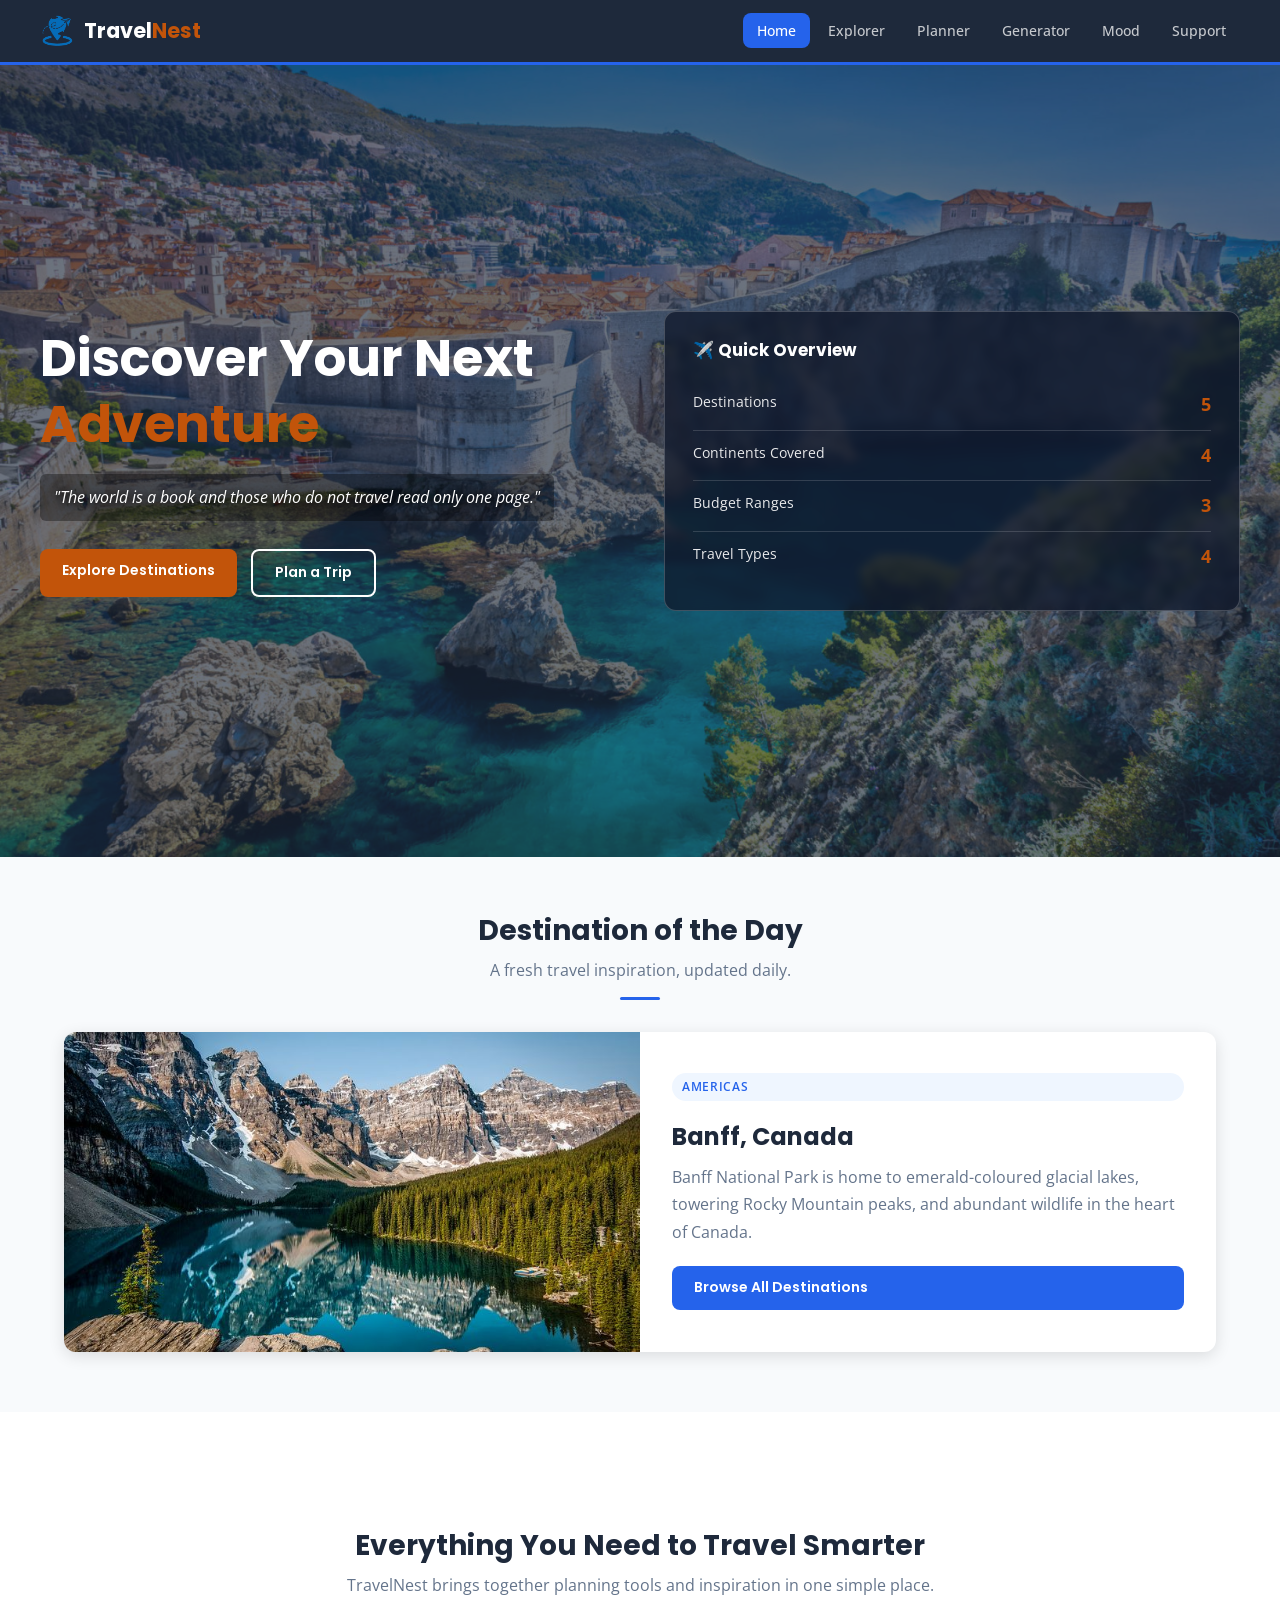
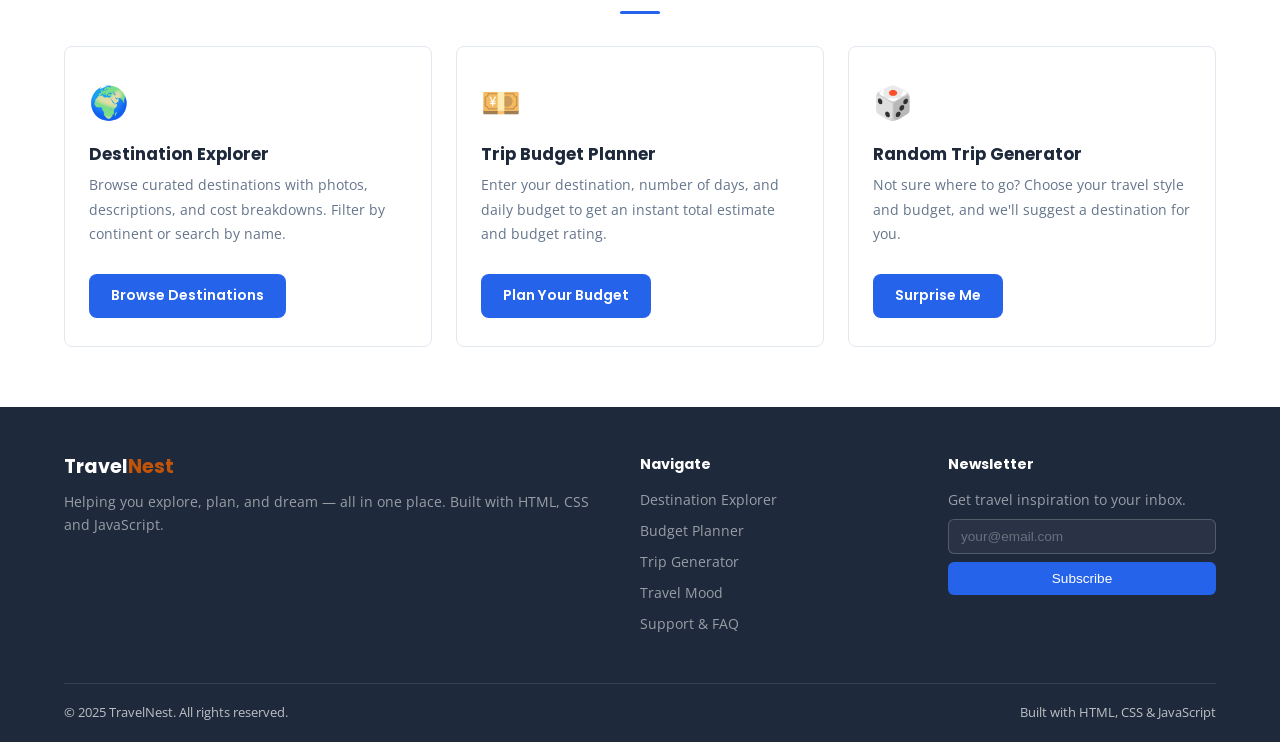
<file: index.html>
<!DOCTYPE html>
<html lang="en">
<head>
  <meta charset="UTF-8">
  <meta name="viewport" content="width=device-width, initial-scale=1.0">
  <title>TravelNest | Plan Your Next Adventure</title>
  <meta name="description" content="TravelNest helps you explore destinations, plan trip budgets, and track your travel journey — all in one place.">
  <link rel="stylesheet" href="css/style.css">
  <link rel="icon" type="image/png" href="assets/images/logo.png">
  <link rel="manifest" href="manifest.json">
  <meta name="theme-color" content="#2563eb">
</head>
<body>

  <header>
    <nav class="navbar container">
      <a class="logo" href="index.html">
        <img src="assets/images/logo.png" alt="TravelNest Logo" class="logo-img">
        <h2>Travel<span>Nest</span></h2>
      </a>
      <button class="hamburger" id="hamburger" aria-label="Toggle menu">
        <span></span><span></span><span></span>
      </button>
      <ul class="nav-links" id="navLinks">
        <li><a href="index.html" class="active">Home</a></li>
        <li><a href="explorer.html">Explorer</a></li>
        <li><a href="planner.html">Planner</a></li>
        <li><a href="generator.html">Generator</a></li>
        <li><a href="mood.html">Mood</a></li>
        <li><a href="support.html">Support</a></li>
      </ul>
    </nav>
  </header>

  <main>

    <!-- HERO -->
    <section class="hero">
      <div class="hero-bg" id="heroBg"></div>
      <div class="hero-content container">
        <div class="hero-text">
          <h1>Discover Your Next<br><span>Adventure</span></h1>
          <!-- FIX: wrapped quote in .hero-quote-wrap for contrast overlay -->
          <p id="hero-quote" class="hero-quote">"The world is a book and those who do not travel read only one page."</p>
          <div class="hero-cta">
            <a href="explorer.html" class="btn btn-orange">Explore Destinations</a>
            <a href="planner.html" class="btn btn-outline">Plan a Trip</a>
          </div>
        </div>
        <!-- FIX: added hero-card-accessible class for contrast overlay -->
        <div class="hero-card hero-card-accessible">
          <h2>&#9992;&#65039; Quick Overview</h2>
          <div class="stat-row">
            <span class="stat-label">Destinations</span>
            <span class="stat-val">5</span>
          </div>
          <div class="stat-row">
            <span class="stat-label">Continents Covered</span>
            <span class="stat-val">4</span>
          </div>
          <div class="stat-row">
            <span class="stat-label">Budget Ranges</span>
            <span class="stat-val">3</span>
          </div>
          <div class="stat-row">
            <span class="stat-label">Travel Types</span>
            <span class="stat-val">4</span>
          </div>
        </div>
      </div>
    </section>

    <!-- DESTINATION OF THE DAY -->
    <section class="daily-section container reveal">
      <div class="section-header">
        <h2>Destination of the Day</h2>
        <p>A fresh travel inspiration, updated daily.</p>
        <div class="divider"></div>
      </div>
      <div id="daily-card-container"></div>
    </section>

    <!-- FEATURES -->
    <section class="features-section">
      <div class="container">
        <div class="section-header">
          <h2>Everything You Need to Travel Smarter</h2>
          <p>TravelNest brings together planning tools and inspiration in one simple place.</p>
          <div class="divider"></div>
        </div>
        <div class="features-grid">
          <div class="feature-card reveal">
            <div class="feature-icon">&#127757;</div>
            <h3>Destination Explorer</h3>
            <p>Browse curated destinations with photos, descriptions, and cost breakdowns. Filter by continent or search by name.</p>
            <br>
            <a href="explorer.html" class="btn">Browse Destinations</a>
          </div>
          <div class="feature-card reveal">
            <div class="feature-icon">&#128180;</div>
            <h3>Trip Budget Planner</h3>
            <p>Enter your destination, number of days, and daily budget to get an instant total estimate and budget rating.</p>
            <br>
            <a href="planner.html" class="btn">Plan Your Budget</a>
          </div>
          <div class="feature-card reveal">
            <div class="feature-icon">&#127922;</div>
            <h3>Random Trip Generator</h3>
            <p>Not sure where to go? Choose your travel style and budget, and we'll suggest a destination for you.</p>
            <br>
            <a href="generator.html" class="btn">Surprise Me</a>
          </div>
        </div>
      </div>
    </section>

  </main>

  <footer class="main-footer">
    <div class="container">
      <div class="footer-container">
        <div class="footer-logo">
          <h3>Travel<span>Nest</span></h3>
          <p>Helping you explore, plan, and dream — all in one place. Built with HTML, CSS and JavaScript.</p>
        </div>
        <div class="footer-col">
          <h4>Navigate</h4>
          <a href="explorer.html">Destination Explorer</a>
          <a href="planner.html">Budget Planner</a>
          <a href="generator.html">Trip Generator</a>
          <a href="mood.html">Travel Mood</a>
          <a href="support.html">Support &amp; FAQ</a>
        </div>
        <div class="footer-col">
          <h4>Newsletter</h4>
          <p>Get travel inspiration to your inbox.</p>
          <form id="newsletter-form">
            <input type="email" id="newsletter-email" placeholder="your@email.com" aria-label="Email address">
            <button type="submit">Subscribe</button>
          </form>
          <p id="newsletter-msg" style="margin-top:8px;font-size:.8rem;color:#86efac;"></p>
        </div>
      </div>
      <div class="footer-bottom">
        <span>© 2025 TravelNest. All rights reserved.</span>
        <span>Built with HTML, CSS &amp; JavaScript</span>
      </div>
    </div>
  </footer>

  <!-- Modal -->
  <!-- FIX: added <h2 id="modalTitle"> so aria-labelledby="modalTitle" resolves correctly -->
  <div id="destModal" class="modal" role="dialog" aria-modal="true" aria-labelledby="modalTitle">
    <div class="modal-content">
      <button class="close-modal" onclick="closeModal()" aria-label="Close modal">&times;</button>
      <h2 id="modalTitle" class="sr-only">Destination Details</h2>
      <div id="modalBody"></div>
    </div>
  </div>

  <script src="js/main.js"></script>
  <script>
    // Newsletter form
    const nForm = document.getElementById('newsletter-form');
    if (nForm) {
      nForm.addEventListener('submit', e => {
        e.preventDefault();
        const email = document.getElementById('newsletter-email').value.trim();
        if (email && /^[^\s@]+@[^\s@]+\.[^\s@]+$/.test(email)) {
          localStorage.setItem('newsletterEmail', email);
          document.getElementById('newsletter-msg').textContent = 'Subscribed! Thank you.';
          document.getElementById('newsletter-email').value = '';
        } else {
          document.getElementById('newsletter-msg').textContent = 'Please enter a valid email.';
          document.getElementById('newsletter-msg').style.color = '#fca5a5';
        }
      });
    }
  </script>
</body>
</html>
</file>
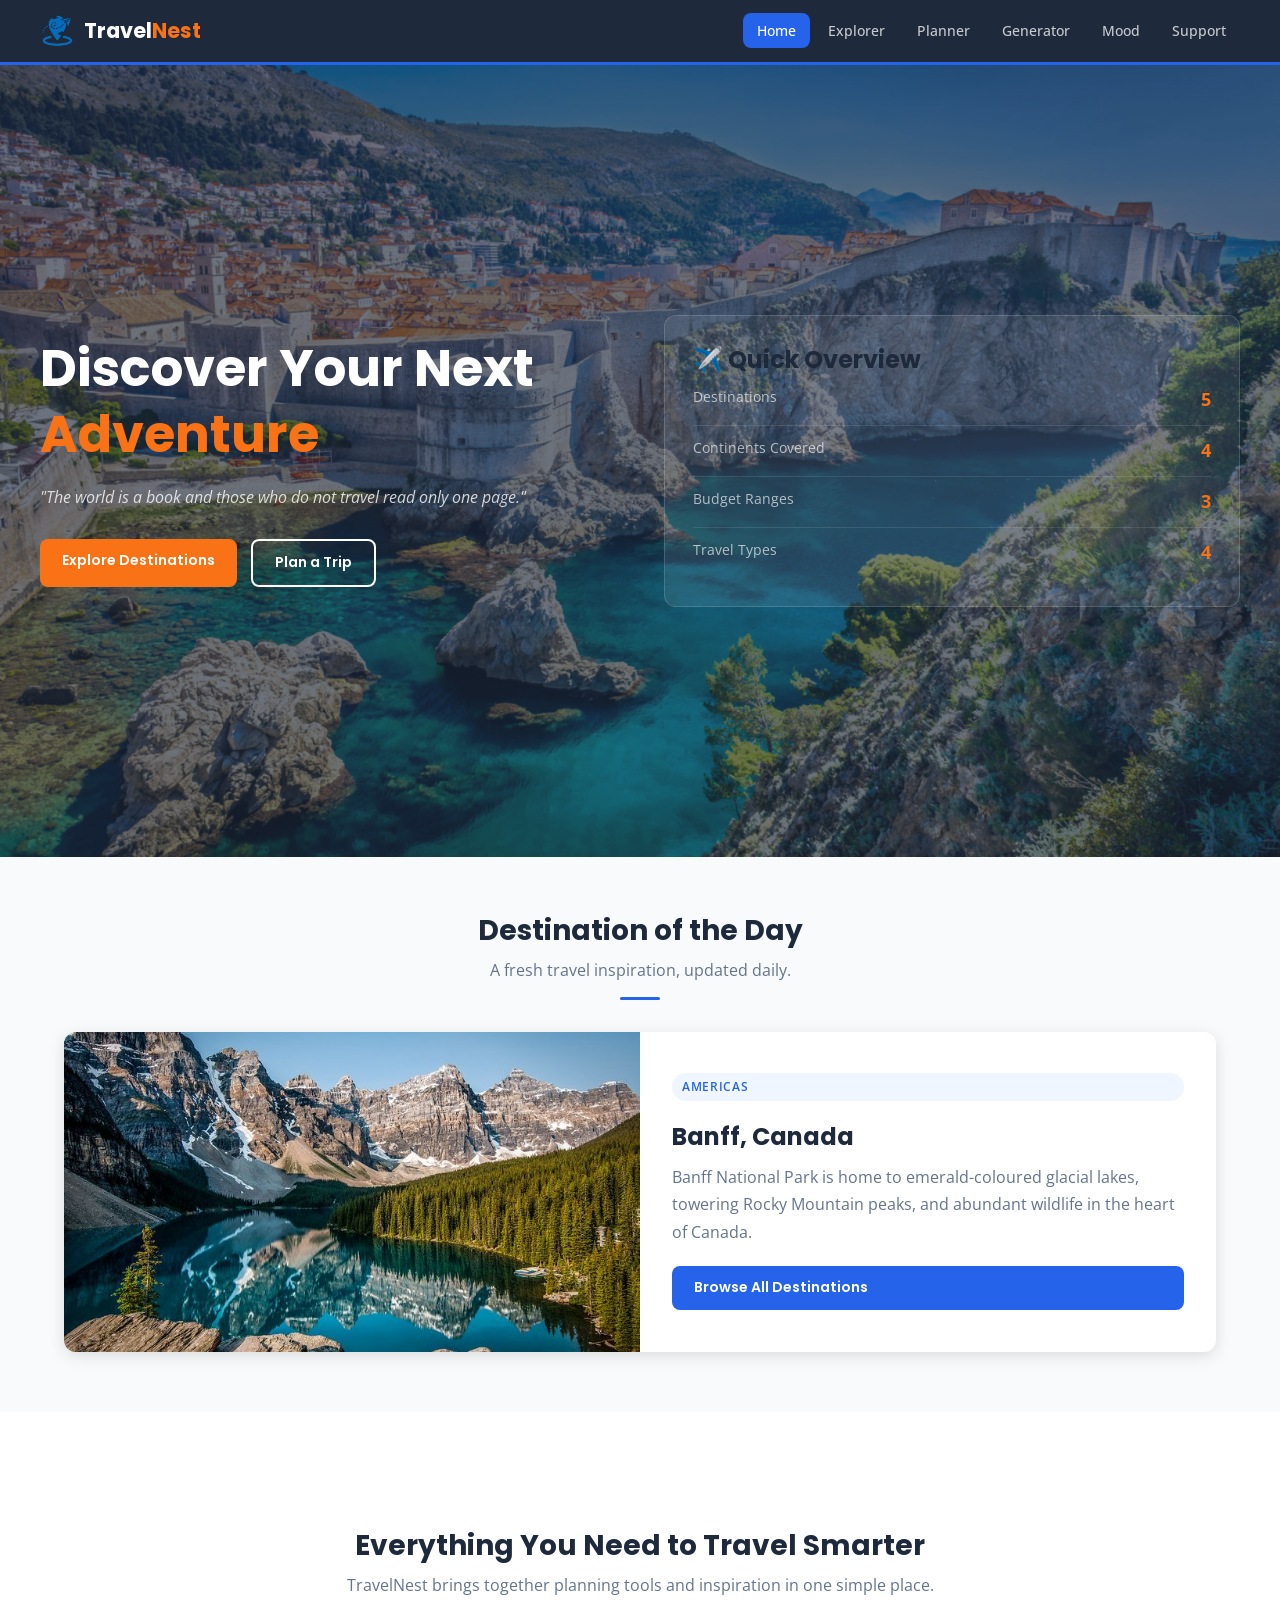
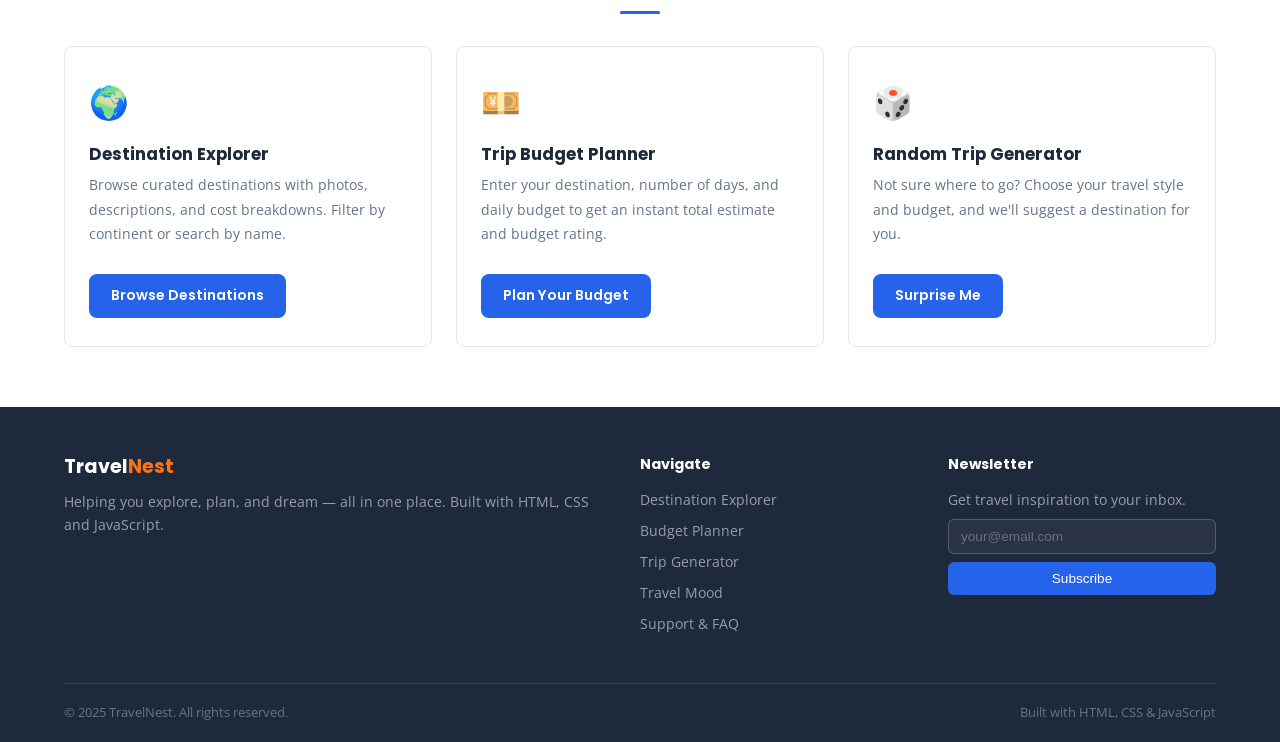
<file: TravelNest/index.html>
<!DOCTYPE html>
<html lang="en">
<head>
  <meta charset="UTF-8">
  <meta name="viewport" content="width=device-width, initial-scale=1.0">
  <title>TravelNest | Plan Your Next Adventure</title>
  <meta name="description" content="TravelNest helps you explore destinations, plan trip budgets, and track your travel journey — all in one place.">
  <link rel="stylesheet" href="css/style.css">
  <link rel="icon" type="image/png" href="assets/images/logo.png">
  <link rel="manifest" href="manifest.json">
  <meta name="theme-color" content="#2563eb">
</head>
<body>

  <header>
    <nav class="navbar container">
      <a class="logo" href="index.html">
        <img src="assets/images/logo.png" alt="TravelNest Logo" class="logo-img">
        <h2>Travel<span>Nest</span></h2>
      </a>
      <button class="hamburger" id="hamburger" aria-label="Toggle menu">
        <span></span><span></span><span></span>
      </button>
      <ul class="nav-links" id="navLinks">
        <li><a href="index.html" class="active">Home</a></li>
        <li><a href="explorer.html">Explorer</a></li>
        <li><a href="planner.html">Planner</a></li>
        <li><a href="generator.html">Generator</a></li>
        <li><a href="mood.html">Mood</a></li>
        <li><a href="support.html">Support</a></li>
      </ul>
    </nav>
  </header>

  <main>

    <!-- HERO -->
    <section class="hero">
      <div class="hero-bg" id="heroBg"></div>
      <div class="hero-content container">
        <div class="hero-text">
          <h1>Discover Your Next<br><span>Adventure</span></h1>
          <p id="hero-quote">"The world is a book and those who do not travel read only one page."</p>
          <div class="hero-cta">
            <a href="explorer.html" class="btn btn-orange">Explore Destinations</a>
            <a href="planner.html" class="btn btn-outline">Plan a Trip</a>
          </div>
        </div>
        <div class="hero-card">
          <h2>&#9992;&#65039; Quick Overview</h2>
          <div class="stat-row">
            <span class="stat-label">Destinations</span>
            <span class="stat-val">5</span>
          </div>
          <div class="stat-row">
            <span class="stat-label">Continents Covered</span>
            <span class="stat-val">4</span>
          </div>
          <div class="stat-row">
            <span class="stat-label">Budget Ranges</span>
            <span class="stat-val">3</span>
          </div>
          <div class="stat-row">
            <span class="stat-label">Travel Types</span>
            <span class="stat-val">4</span>
          </div>
        </div>
      </div>
    </section>

    <!-- DESTINATION OF THE DAY -->
    <section class="daily-section container reveal">
      <div class="section-header">
        <h2>Destination of the Day</h2>
        <p>A fresh travel inspiration, updated daily.</p>
        <div class="divider"></div>
      </div>
      <div id="daily-card-container"></div>
    </section>

    <!-- FEATURES -->
    <section class="features-section">
      <div class="container">
        <div class="section-header">
          <h2>Everything You Need to Travel Smarter</h2>
          <p>TravelNest brings together planning tools and inspiration in one simple place.</p>
          <div class="divider"></div>
        </div>
        <div class="features-grid">
          <div class="feature-card reveal">
            <div class="feature-icon">&#127757;</div>
            <h3>Destination Explorer</h3>
            <p>Browse curated destinations with photos, descriptions, and cost breakdowns. Filter by continent or search by name.</p>
            <br>
            <a href="explorer.html" class="btn">Browse Destinations</a>
          </div>
          <div class="feature-card reveal">
            <div class="feature-icon">&#128180;</div>
            <h3>Trip Budget Planner</h3>
            <p>Enter your destination, number of days, and daily budget to get an instant total estimate and budget rating.</p>
            <br>
            <a href="planner.html" class="btn">Plan Your Budget</a>
          </div>
          <div class="feature-card reveal">
            <div class="feature-icon">&#127922;</div>
            <h3>Random Trip Generator</h3>
            <p>Not sure where to go? Choose your travel style and budget, and we'll suggest a destination for you.</p>
            <br>
            <a href="generator.html" class="btn">Surprise Me</a>
          </div>
        </div>
      </div>
    </section>

  </main>

  <footer class="main-footer">
    <div class="container">
      <div class="footer-container">
        <div class="footer-logo">
          <h3>Travel<span>Nest</span></h3>
          <p>Helping you explore, plan, and dream — all in one place. Built with HTML, CSS and JavaScript.</p>
        </div>
        <div class="footer-col">
          <h4>Navigate</h4>
          <a href="explorer.html">Destination Explorer</a>
          <a href="planner.html">Budget Planner</a>
          <a href="generator.html">Trip Generator</a>
          <a href="mood.html">Travel Mood</a>
          <a href="support.html">Support &amp; FAQ</a>
        </div>
        <div class="footer-col">
          <h4>Newsletter</h4>
          <p>Get travel inspiration to your inbox.</p>
          <form id="newsletter-form">
            <input type="email" id="newsletter-email" placeholder="your@email.com" aria-label="Email address">
            <button type="submit">Subscribe</button>
          </form>
          <p id="newsletter-msg" style="margin-top:8px;font-size:.8rem;color:#86efac;"></p>
        </div>
      </div>
      <div class="footer-bottom">
        <span>© 2025 TravelNest. All rights reserved.</span>
        <span>Built with HTML, CSS &amp; JavaScript</span>
      </div>
    </div>
  </footer>

  <!-- Modal -->
  <div id="destModal" class="modal" role="dialog" aria-modal="true" aria-labelledby="modalTitle">
    <div class="modal-content">
      <button class="close-modal" onclick="closeModal()" aria-label="Close modal">&times;</button>
      <div id="modalBody"></div>
    </div>
  </div>

  <script src="js/main.js"></script>
  <script>
    // Newsletter form
    const nForm = document.getElementById('newsletter-form');
    if (nForm) {
      nForm.addEventListener('submit', e => {
        e.preventDefault();
        const email = document.getElementById('newsletter-email').value.trim();
        if (email && /^[^\s@]+@[^\s@]+\.[^\s@]+$/.test(email)) {
          localStorage.setItem('newsletterEmail', email);
          document.getElementById('newsletter-msg').textContent = 'Subscribed! Thank you.';
          document.getElementById('newsletter-email').value = '';
        } else {
          document.getElementById('newsletter-msg').textContent = 'Please enter a valid email.';
          document.getElementById('newsletter-msg').style.color = '#fca5a5';
        }
      });
    }
  </script>
</body>
</html>
</file>
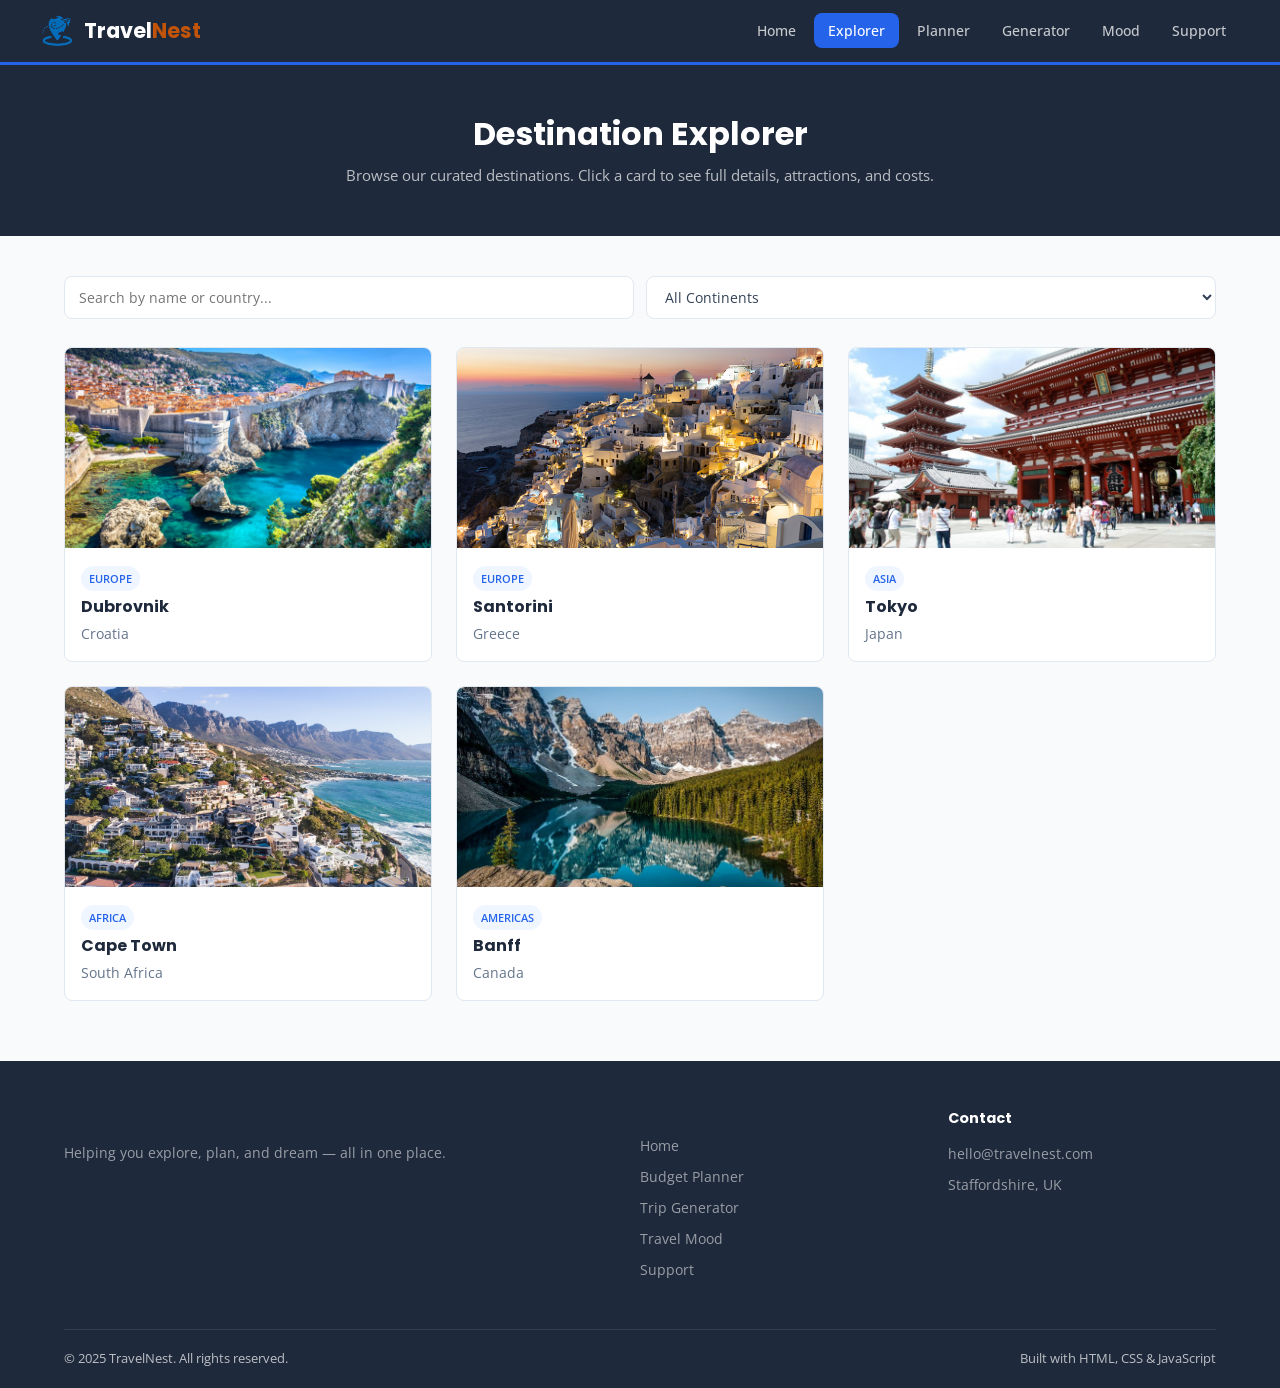
<file: explorer.html>
<!DOCTYPE html>
<html lang="en">
<head>
  <meta charset="UTF-8">
  <meta name="viewport" content="width=device-width, initial-scale=1.0">
  <title>TravelNest | Destination Explorer</title>
  <meta name="description" content="Browse and filter travel destinations. Click any card for details, attractions, and cost estimates.">
  <link rel="stylesheet" href="css/style.css">
  <link rel="icon" type="image/png" href="assets/images/logo.png">
  <link rel="manifest" href="manifest.json">
  <meta name="theme-color" content="#2563eb">
</head>
<body>

  <header>
    <nav class="navbar container">
      <a class="logo" href="index.html">
        <img src="assets/images/logo.png" alt="TravelNest Logo" class="logo-img">
        <h2>Travel<span>Nest</span></h2>
      </a>
      <button class="hamburger" id="hamburger" aria-label="Toggle menu">
        <span></span><span></span><span></span>
      </button>
      <ul class="nav-links" id="navLinks">
        <li><a href="index.html">Home</a></li>
        <li><a href="explorer.html" class="active">Explorer</a></li>
        <li><a href="planner.html">Planner</a></li>
        <li><a href="generator.html">Generator</a></li>
        <li><a href="mood.html">Mood</a></li>
        <li><a href="support.html">Support</a></li>
      </ul>
    </nav>
  </header>

  <div class="page-header">
    <div class="container">
      <h1>Destination Explorer</h1>
      <p>Browse our curated destinations. Click a card to see full details, attractions, and costs.</p>
    </div>
  </div>

  <main class="container" style="padding-top:40px;">

    <div class="filter-bar reveal">
      <input type="text" id="searchInput" placeholder="Search by name or country..." aria-label="Search destinations">
      <select id="continentFilter" aria-label="Filter by continent">
        <option value="all">All Continents</option>
        <option value="Europe">Europe</option>
        <option value="Asia">Asia</option>
        <option value="Americas">Americas</option>
        <option value="Africa">Africa</option>
      </select>
    </div>

    <div class="destinations-grid reveal" id="destinationsGrid"></div>

    <!-- Modal -->
    <div id="destModal" class="modal" role="dialog" aria-modal="true" aria-labelledby="modalTitle">
      <div class="modal-content">
        <button class="close-modal" onclick="closeModal()" aria-label="Close modal">&times;</button>
        <div id="modalBody"></div>
      </div>
    </div>

  </main>

  <footer class="main-footer">
    <div class="container">
      <div class="footer-container">
        <div class="footer-logo">
          <h2>Travel<span>Nest</span></h2>
          <p>Helping you explore, plan, and dream — all in one place.</p>
        </div>
        <div class="footer-col">
          <h3>Navigate</h3>
          <a href="index.html">Home</a>
          <a href="planner.html">Budget Planner</a>
          <a href="generator.html">Trip Generator</a>
          <a href="mood.html">Travel Mood</a>
          <a href="support.html">Support</a>
        </div>
        <div class="footer-col">
          <h4>Contact</h4>
          <p>hello@travelnest.com</p>
          <p>Staffordshire, UK</p>
        </div>
      </div>
      <div class="footer-bottom">
        <span>© 2025 TravelNest. All rights reserved.</span>
        <span>Built with HTML, CSS &amp; JavaScript</span>
      </div>
    </div>
  </footer>

  <script src="js/main.js"></script>
  <script src="js/explorer.js"></script>
</body>
</html>
</file>
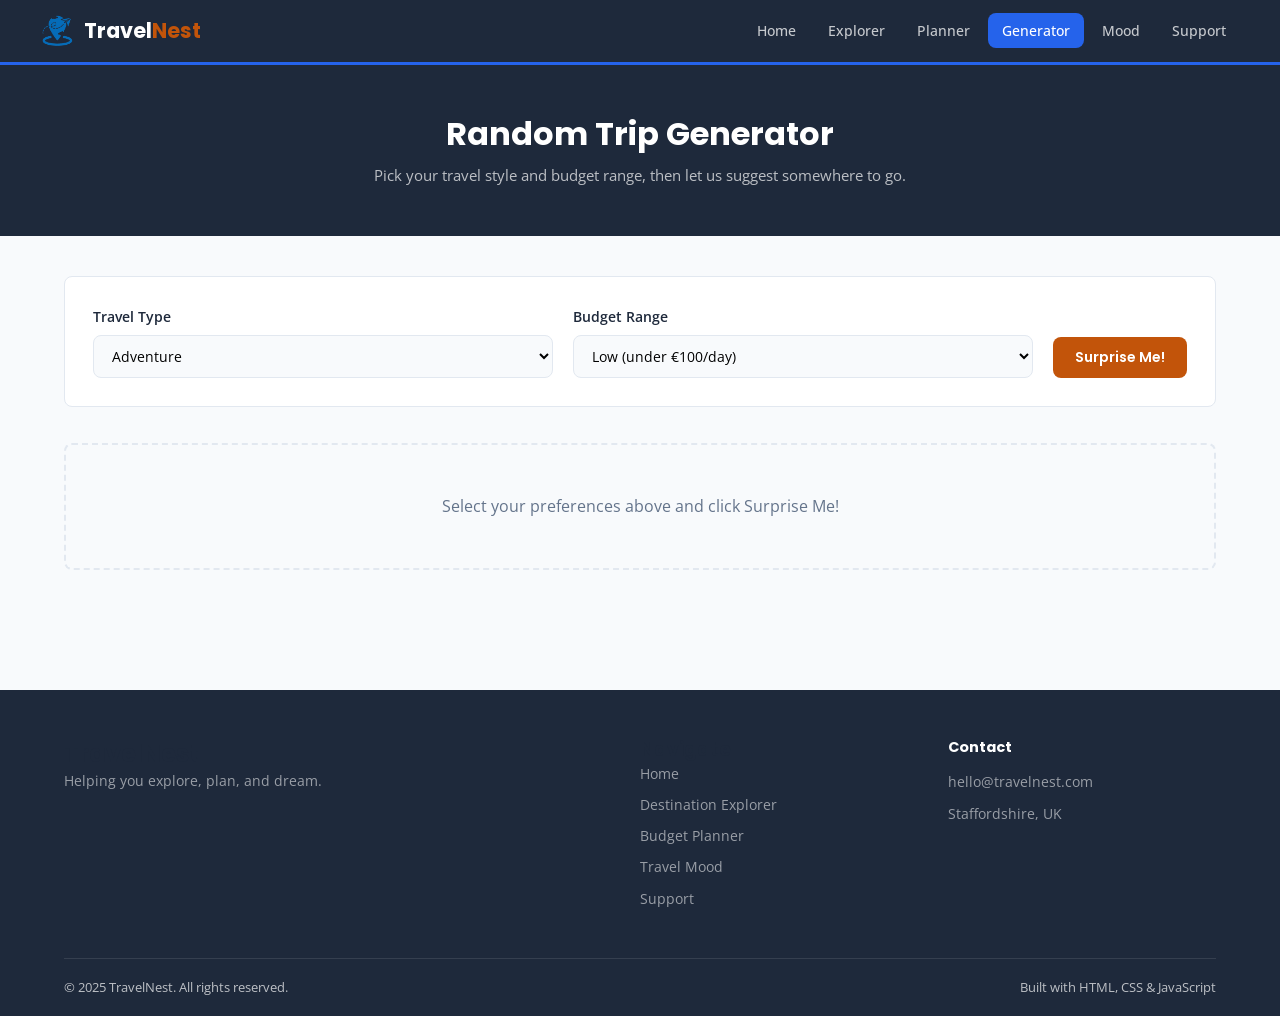
<file: generator.html>
<!DOCTYPE html>
<html lang="en">
<head>
  <meta charset="UTF-8">
  <meta name="viewport" content="width=device-width, initial-scale=1.0">
  <title>TravelNest | Random Trip Generator</title>
  <meta name="description" content="Can't decide where to go? Let TravelNest pick your next adventure based on your travel style and budget.">
  <link rel="stylesheet" href="css/style.css">
  <link rel="icon" type="image/png" href="assets/images/logo.png">
  <link rel="manifest" href="manifest.json">
  <meta name="theme-color" content="#2563eb">
</head>
<body>

  <header>
    <nav class="navbar container">
      <a class="logo" href="index.html">
        <img src="assets/images/logo.png" alt="TravelNest Logo" class="logo-img">
        <h2>Travel<span>Nest</span></h2>
      </a>
      <button class="hamburger" id="hamburger" aria-label="Toggle menu">
        <span></span><span></span><span></span>
      </button>
      <ul class="nav-links" id="navLinks">
        <li><a href="index.html">Home</a></li>
        <li><a href="explorer.html">Explorer</a></li>
        <li><a href="planner.html">Planner</a></li>
        <li><a href="generator.html" class="active">Generator</a></li>
        <li><a href="mood.html">Mood</a></li>
        <li><a href="support.html">Support</a></li>
      </ul>
    </nav>
  </header>

  <div class="page-header">
    <div class="container">
      <h1>Random Trip Generator</h1>
      <p>Pick your travel style and budget range, then let us suggest somewhere to go.</p>
    </div>
  </div>

  <main class="container" style="padding-top:40px;padding-bottom:60px;">

    <div class="generator-controls reveal">
      <div class="filter-group">
        <label for="gen-type">Travel Type</label>
        <select id="gen-type" aria-label="Select travel type">
          <option value="adventure">Adventure</option>
          <option value="relaxation">Relaxation</option>
          <option value="cultural">Cultural</option>
          <option value="nature">Nature</option>
        </select>
      </div>
      <div class="filter-group">
        <label for="gen-budget">Budget Range</label>
        <select id="gen-budget" aria-label="Select budget range">
          <option value="low">Low (under €100/day)</option>
          <option value="medium">Medium (€100–€150/day)</option>
          <option value="high">High (€150+/day)</option>
        </select>
      </div>
      <button id="surpriseBtn" class="btn btn-orange" style="align-self:flex-end;">Surprise Me!</button>
    </div>

    <div id="generatorResult" class="generator-result">
      <div class="placeholder-box">
        <p>Select your preferences above and click Surprise Me!</p>
      </div>
    </div>

    <!-- Modal -->
    <div id="destModal" class="modal" role="dialog" aria-modal="true" aria-labelledby="modalTitle">
      <div class="modal-content">
        <button class="close-modal" onclick="closeModal()" aria-label="Close">&times;</button>
        <div id="modalBody"></div>
      </div>
    </div>

  </main>

  <footer class="main-footer">
    <div class="container">
      <div class="footer-container">
        <div class="footer-logo">
          <h2>Travel<span>Nest</span></h2>
          <p>Helping you explore, plan, and dream.</p>
        </div>
        <div class="footer-col">
          <h3>Navigate</h3>
          <a href="index.html">Home</a>
          <a href="explorer.html">Destination Explorer</a>
          <a href="planner.html">Budget Planner</a>
          <a href="mood.html">Travel Mood</a>
          <a href="support.html">Support</a>
        </div>
        <div class="footer-col">
          <h4>Contact</h4>
          <p>hello@travelnest.com</p>
          <p>Staffordshire, UK</p>
        </div>
      </div>
      <div class="footer-bottom">
        <span>© 2025 TravelNest. All rights reserved.</span>
        <span>Built with HTML, CSS &amp; JavaScript</span>
      </div>
    </div>
  </footer>

  <script src="js/main.js"></script>
</body>
</html>
</file>
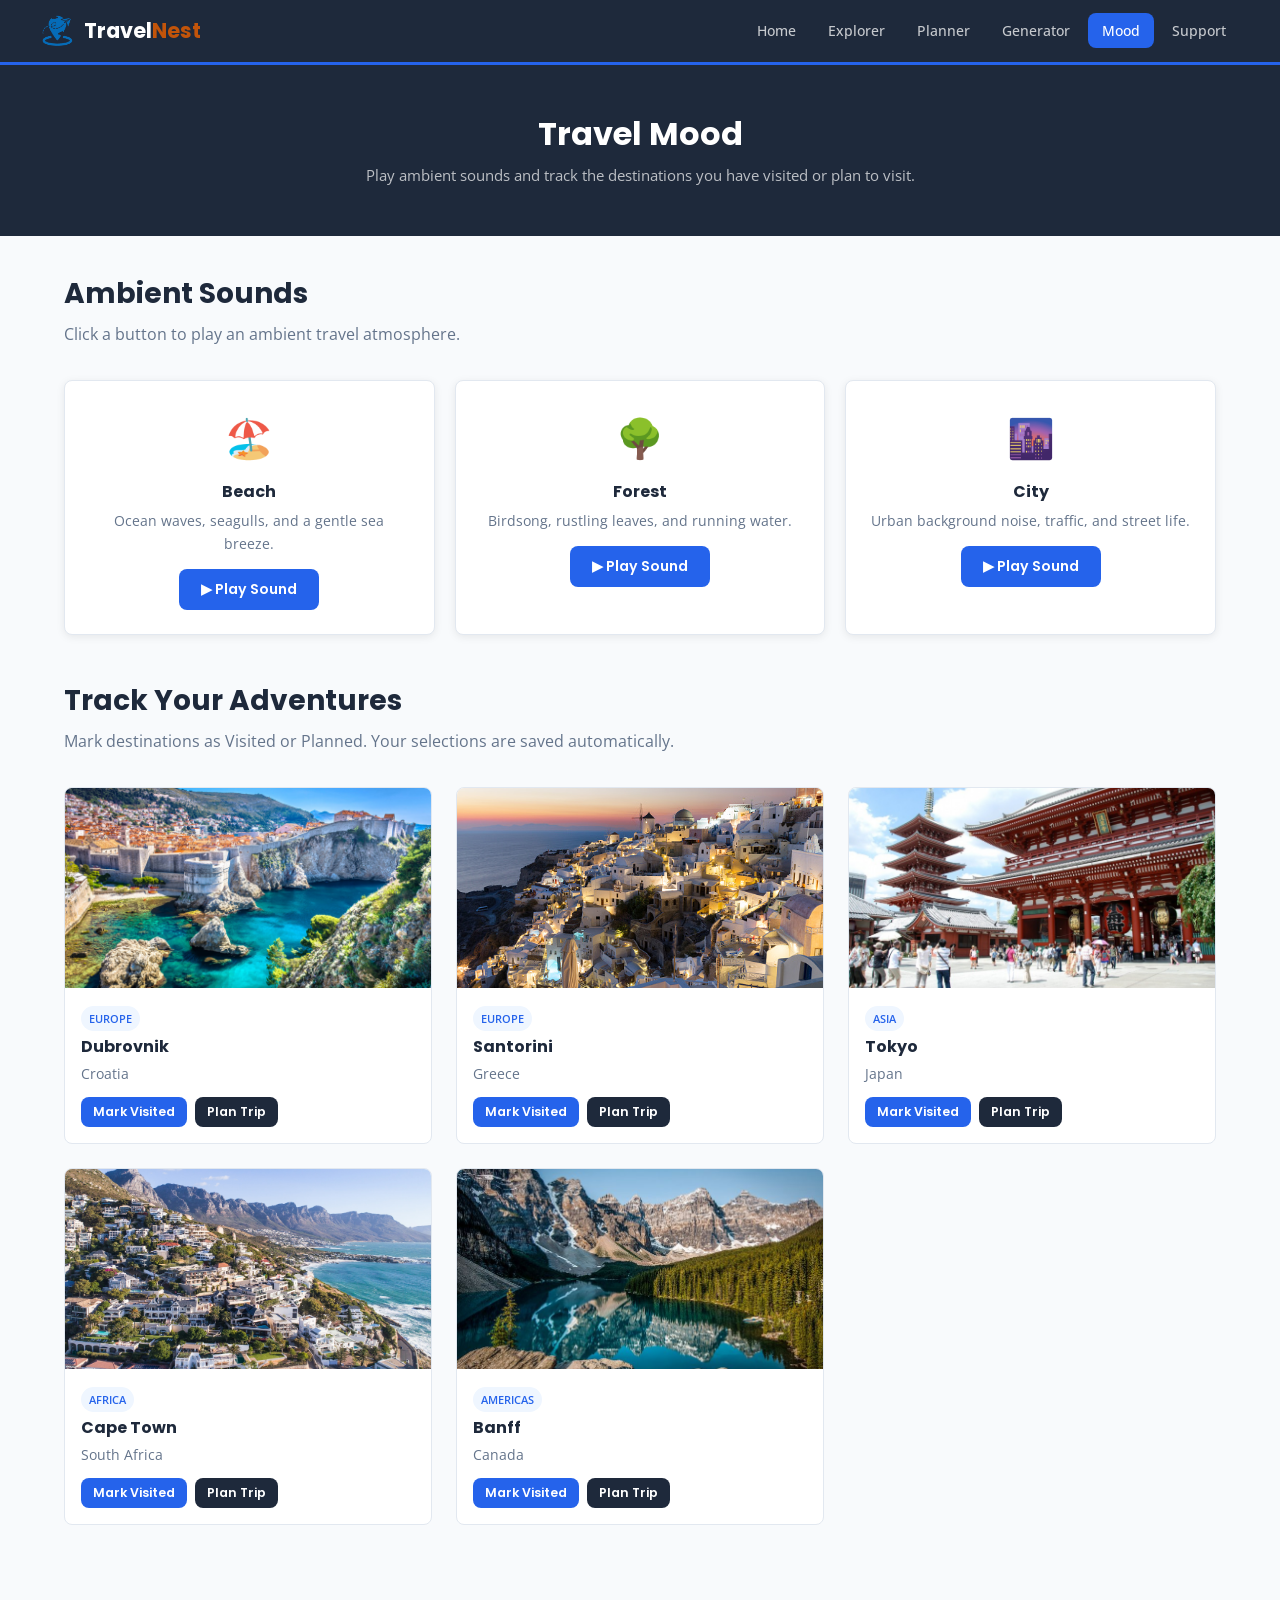
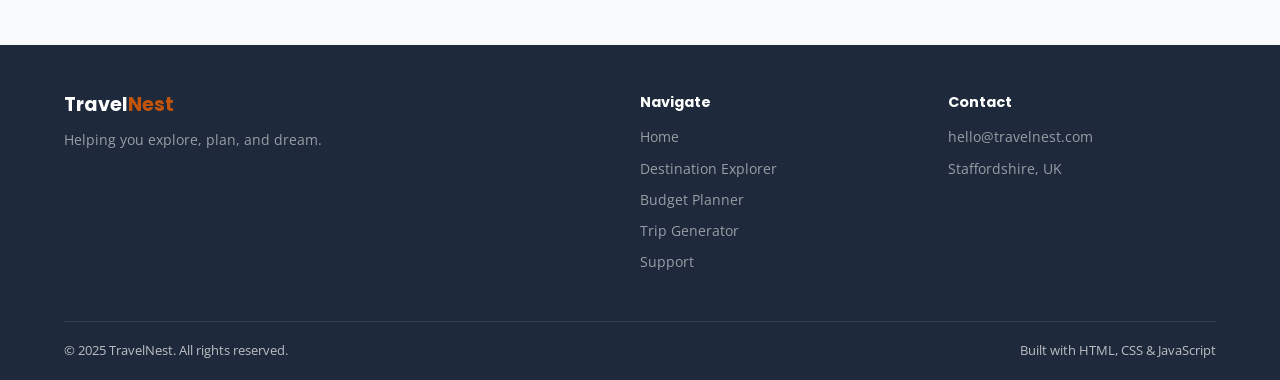
<file: mood.html>
<!DOCTYPE html>
<html lang="en">
<head>
  <meta charset="UTF-8">
  <meta name="viewport" content="width=device-width, initial-scale=1.0">
  <title>TravelNest | Travel Mood</title>
  <meta name="description" content="Play ambient travel sounds and track which destinations you have visited or planned.">
  <link rel="stylesheet" href="css/style.css">
  <link rel="icon" type="image/png" href="assets/images/logo.png">
  <link rel="manifest" href="manifest.json">
  <meta name="theme-color" content="#2563eb">
</head>
<body>

  <header>
    <nav class="navbar container">
      <a class="logo" href="index.html">
        <img src="assets/images/logo.png" alt="TravelNest Logo" class="logo-img">
        <h2>Travel<span>Nest</span></h2>
      </a>
      <button class="hamburger" id="hamburger" aria-label="Toggle menu">
        <span></span><span></span><span></span>
      </button>
      <ul class="nav-links" id="navLinks">
        <li><a href="index.html">Home</a></li>
        <li><a href="explorer.html">Explorer</a></li>
        <li><a href="planner.html">Planner</a></li>
        <li><a href="generator.html">Generator</a></li>
        <li><a href="mood.html" class="active">Mood</a></li>
        <li><a href="support.html">Support</a></li>
      </ul>
    </nav>
  </header>

  <div class="page-header">
    <div class="container">
      <h1>Travel Mood</h1>
      <p>Play ambient sounds and track the destinations you have visited or plan to visit.</p>
    </div>
  </div>

  <main class="container" style="padding-top:40px;padding-bottom:60px;">

    <!-- Ambient Sounds -->
    <section aria-label="Ambient Sounds">
      <div class="section-header" style="padding-top:0;text-align:left;">
        <h2>Ambient Sounds</h2>
        <p>Click a button to play an ambient travel atmosphere.</p>
      </div>
      <div class="sound-grid reveal">
        <div class="sound-card">
          <span class="sound-icon">&#127958;&#65039;</span>
          <h3>Beach</h3>
          <p>Ocean waves, seagulls, and a gentle sea breeze.</p>
          <button class="btn play-btn" data-sound="beach">&#9654; Play Sound</button>
          <audio id="beach-audio" src="assets/audio/beach.mp3" loop></audio>
        </div>
        <div class="sound-card">
          <span class="sound-icon">&#127795;</span>
          <h3>Forest</h3>
          <p>Birdsong, rustling leaves, and running water.</p>
          <button class="btn play-btn" data-sound="forest">&#9654; Play Sound</button>
          <audio id="forest-audio" src="assets/audio/forest.mp3" loop></audio>
        </div>
        <div class="sound-card">
          <span class="sound-icon">&#127750;</span>
          <h3>City</h3>
          <p>Urban background noise, traffic, and street life.</p>
          <button class="btn play-btn" data-sound="city">&#9654; Play Sound</button>
          <audio id="city-audio" src="assets/audio/city.mp3" loop></audio>
        </div>
      </div>
    </section>

    <!-- Trip Tracking -->
    <section aria-label="Trip Tracking" style="margin-top:48px;">
      <div class="section-header" style="padding-top:0;text-align:left;">
        <h2>Track Your Adventures</h2>
        <p>Mark destinations as Visited or Planned. Your selections are saved automatically.</p>
      </div>
      <div class="destinations-grid reveal" id="trackingGrid"></div>
    </section>

    <!-- Modal -->
    <div id="destModal" class="modal" role="dialog" aria-modal="true" aria-labelledby="modalTitle">
      <div class="modal-content">
        <button class="close-modal" onclick="closeModal()" aria-label="Close">&times;</button>
        <div id="modalBody"></div>
      </div>
    </div>

  </main>

  <footer class="main-footer">
    <div class="container">
      <div class="footer-container">
        <div class="footer-logo">
          <h3>Travel<span>Nest</span></h3>
          <p>Helping you explore, plan, and dream.</p>
        </div>
        <div class="footer-col">
          <h4>Navigate</h4>
          <a href="index.html">Home</a>
          <a href="explorer.html">Destination Explorer</a>
          <a href="planner.html">Budget Planner</a>
          <a href="generator.html">Trip Generator</a>
          <a href="support.html">Support</a>
        </div>
        <div class="footer-col">
          <h4>Contact</h4>
          <p>hello@travelnest.com</p>
          <p>Staffordshire, UK</p>
        </div>
      </div>
      <div class="footer-bottom">
        <span>© 2025 TravelNest. All rights reserved.</span>
        <span>Built with HTML, CSS &amp; JavaScript</span>
      </div>
    </div>
  </footer>

  <script src="js/main.js"></script>
  <script>
    const trackingGrid = document.getElementById('trackingGrid');
    if (trackingGrid && typeof destinations !== 'undefined') {
      function renderTrack() {
        trackingGrid.innerHTML = destinations.map(d => {
          const visited = !!localStorage.getItem('track_' + d.id + '_visited');
          const planned = !!localStorage.getItem('track_' + d.id + '_planned');
          return `
            <div class="dest-card">
              <img src="${d.img}" alt="${d.name}">
              <div class="dest-card-info">
                <span class="continent-tag">${d.continent}</span>
                <h3>${d.name}</h3>
                <p>${d.country}</p>
                <div style="display:flex;gap:8px;margin-top:12px;flex-wrap:wrap;">
                  <button class="btn track-btn" data-id="${d.id}" data-type="visited"
                    style="font-size:.78rem;padding:6px 12px;${visited ? 'background:#16a34a;' : ''}">
                    ${visited ? '&#10003; Visited' : 'Mark Visited'}
                  </button>
                  <button class="btn track-btn" data-id="${d.id}" data-type="planned"
                    style="font-size:.78rem;padding:6px 12px;${planned ? 'background:var(--orange);' : 'background:var(--dark);'}">
                    ${planned ? '&#10003; Planned' : 'Plan Trip'}
                  </button>
                </div>
              </div>
            </div>`;
        }).join('');
        document.querySelectorAll('.track-btn').forEach(btn => {
          btn.addEventListener('click', () => {
            const key = 'track_' + btn.dataset.id + '_' + btn.dataset.type;
            if (localStorage.getItem(key)) localStorage.removeItem(key);
            else localStorage.setItem(key, '1');
            renderTrack();
          });
        });
      }
      renderTrack();
    }
  </script>
</body>
</html>
</file>
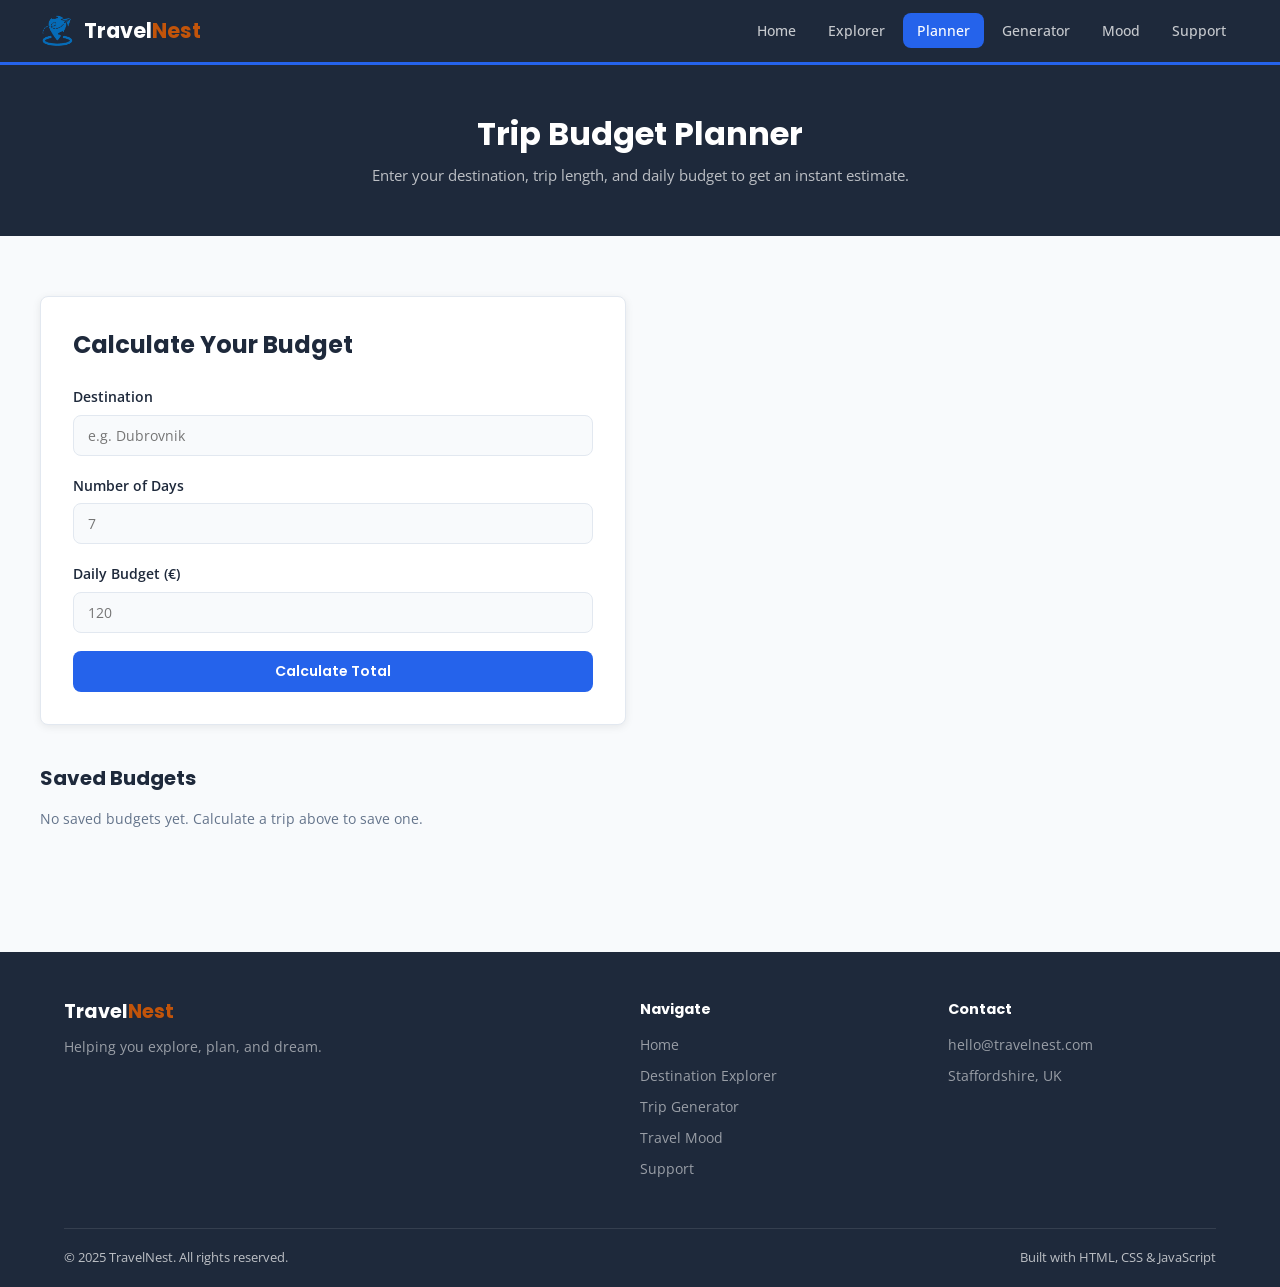
<file: planner.html>
<!DOCTYPE html>
<html lang="en">
<head>
  <meta charset="UTF-8">
  <meta name="viewport" content="width=device-width, initial-scale=1.0">
  <title>TravelNest | Trip Budget Planner</title>
  <meta name="description" content="Calculate your trip budget, see your spending status, and save your plans.">
  <link rel="stylesheet" href="css/style.css">
  <link rel="icon" type="image/png" href="assets/images/logo.png">
  <link rel="manifest" href="manifest.json">
  <meta name="theme-color" content="#2563eb">
</head>
<body>

  <header>
    <nav class="navbar container">
      <a class="logo" href="index.html">
        <img src="assets/images/logo.png" alt="TravelNest Logo" class="logo-img">
        <h2>Travel<span>Nest</span></h2>
      </a>
      <button class="hamburger" id="hamburger" aria-label="Toggle menu">
        <span></span><span></span><span></span>
      </button>
      <ul class="nav-links" id="navLinks">
        <li><a href="index.html">Home</a></li>
        <li><a href="explorer.html">Explorer</a></li>
        <li><a href="planner.html" class="active">Planner</a></li>
        <li><a href="generator.html">Generator</a></li>
        <li><a href="mood.html">Mood</a></li>
        <li><a href="support.html">Support</a></li>
      </ul>
    </nav>
  </header>

  <div class="page-header">
    <div class="container">
      <h1>Trip Budget Planner</h1>
      <p>Enter your destination, trip length, and daily budget to get an instant estimate.</p>
    </div>
  </div>

  <main class="container form-section">

    <div class="planner-grid reveal">
      <!-- Form -->
      <div class="form-card">
        <h2 style="margin-bottom:24px;">Calculate Your Budget</h2>
        <form id="budgetForm" novalidate>
          <div class="input-group">
            <label for="plan-dest">Destination</label>
            <input type="text" id="plan-dest" placeholder="e.g. Dubrovnik" required>
          </div>
          <div class="input-group">
            <label for="plan-days">Number of Days</label>
            <input type="number" id="plan-days" min="1" max="365" placeholder="7" required>
          </div>
          <div class="input-group">
            <label for="plan-daily">Daily Budget (€)</label>
            <input type="number" id="plan-daily" min="1" placeholder="120" required>
          </div>
          <button type="submit" class="btn" style="width:100%;">Calculate Total</button>
        </form>
      </div>

      <!-- Result -->
      <div class="form-card result-card" id="resultCard">
        <h3 style="margin-bottom:8px;">Trip Summary</h3>
        <div class="result-total" id="result-total">€0</div>
        <div id="budgetStatus" class="budget-status status-mod">Moderate</div>
        <div class="progress-container">
          <div class="progress-bar" id="budgetBar"></div>
        </div>
        <p style="font-size:.8rem;color:var(--muted);margin:6px 0 20px;">Shown relative to a €3,000 benchmark</p>
        <button class="btn" id="saveBudgetBtn" style="width:100%;">Save This Budget</button>
      </div>
    </div>

    <!-- Saved Budgets -->
    <div class="saved-section reveal">
      <h2>Saved Budgets</h2>
      <div id="savedPlansContainer"></div>
    </div>

    <!-- Modal (for destination detail if navigated here) -->
    <div id="destModal" class="modal" role="dialog" aria-modal="true" aria-labelledby="modalTitle">
      <div class="modal-content">
        <button class="close-modal" onclick="closeModal()" aria-label="Close">&times;</button>
        <div id="modalBody"></div>
      </div>
    </div>

  </main>

  <footer class="main-footer">
    <div class="container">
      <div class="footer-container">
        <div class="footer-logo">
          <h3>Travel<span>Nest</span></h3>
          <p>Helping you explore, plan, and dream.</p>
        </div>
        <div class="footer-col">
          <h4>Navigate</h4>
          <a href="index.html">Home</a>
          <a href="explorer.html">Destination Explorer</a>
          <a href="generator.html">Trip Generator</a>
          <a href="mood.html">Travel Mood</a>
          <a href="support.html">Support</a>
        </div>
        <div class="footer-col">
          <h4>Contact</h4>
          <p>hello@travelnest.com</p>
          <p>Staffordshire, UK</p>
        </div>
      </div>
      <div class="footer-bottom">
        <span>© 2025 TravelNest. All rights reserved.</span>
        <span>Built with HTML, CSS &amp; JavaScript</span>
      </div>
    </div>
  </footer>

  <script src="js/main.js"></script>
</body>
</html>
</file>
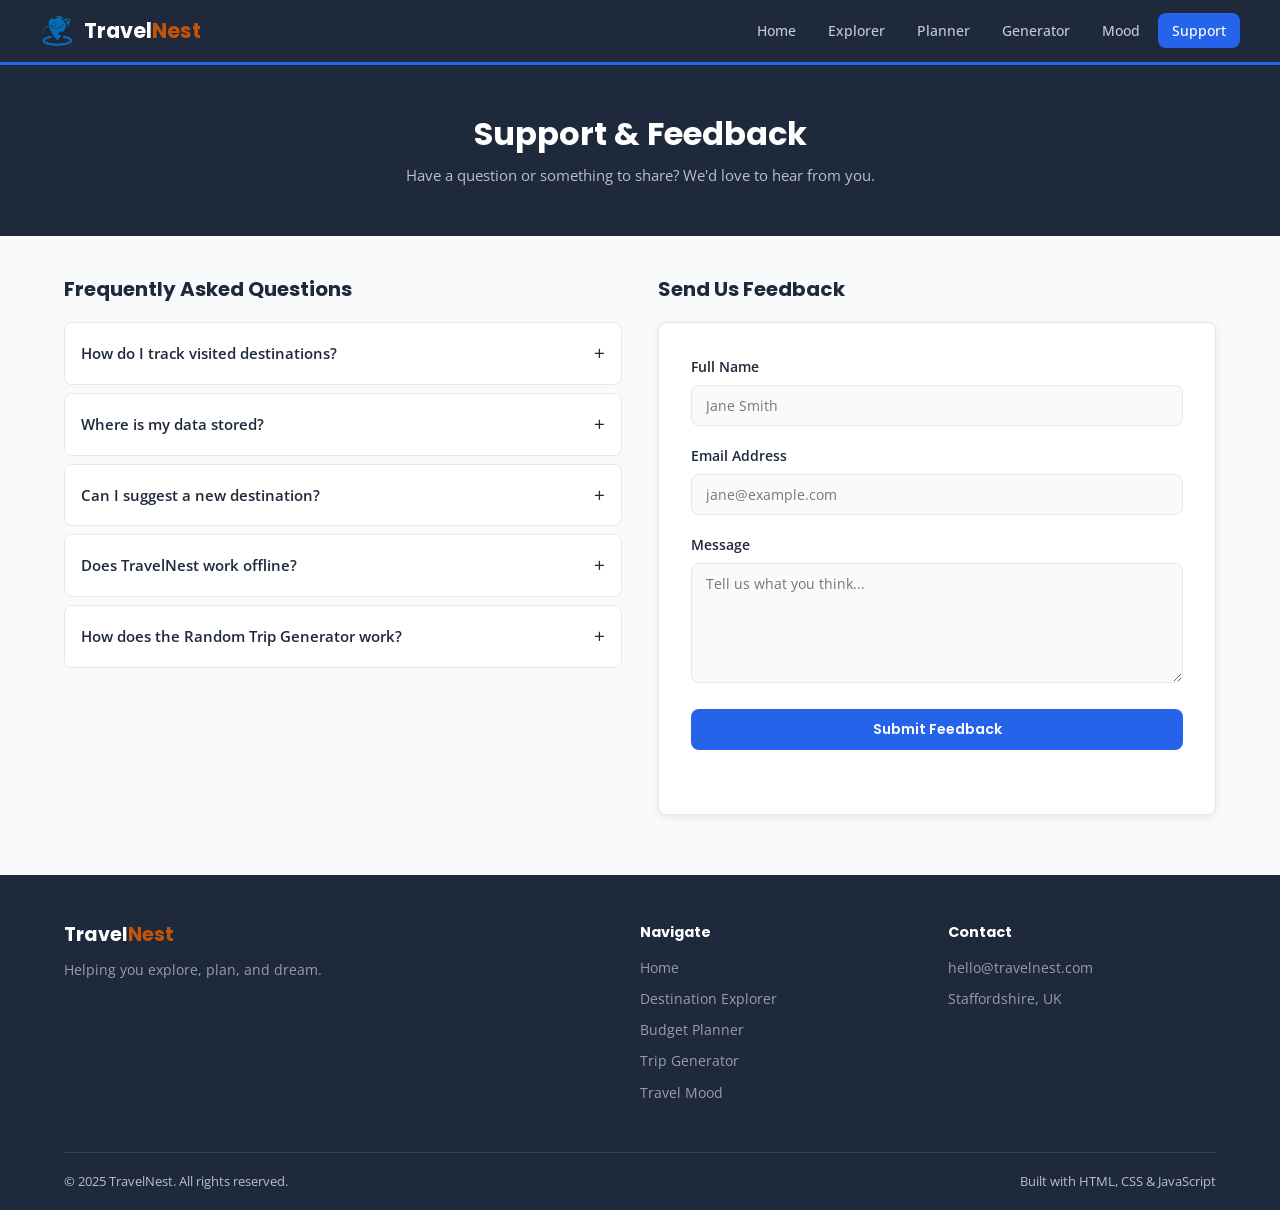
<file: support.html>
<!DOCTYPE html>
<html lang="en">
<head>
  <meta charset="UTF-8">
  <meta name="viewport" content="width=device-width, initial-scale=1.0">
  <title>TravelNest | Support &amp; FAQ</title>
  <meta name="description" content="Get help, read our FAQ, or send us your feedback.">
  <link rel="stylesheet" href="css/style.css">
  <link rel="icon" type="image/png" href="assets/images/logo.png">
  <link rel="manifest" href="manifest.json">
  <meta name="theme-color" content="#2563eb">
</head>
<body>

  <header>
    <nav class="navbar container">
      <a class="logo" href="index.html">
        <img src="assets/images/logo.png" alt="TravelNest Logo" class="logo-img">
        <h2>Travel<span>Nest</span></h2>
      </a>
      <button class="hamburger" id="hamburger" aria-label="Toggle menu">
        <span></span><span></span><span></span>
      </button>
      <ul class="nav-links" id="navLinks">
        <li><a href="index.html">Home</a></li>
        <li><a href="explorer.html">Explorer</a></li>
        <li><a href="planner.html">Planner</a></li>
        <li><a href="generator.html">Generator</a></li>
        <li><a href="mood.html">Mood</a></li>
        <li><a href="support.html" class="active">Support</a></li>
      </ul>
    </nav>
  </header>

  <div class="page-header">
    <div class="container">
      <h1>Support &amp; Feedback</h1>
      <p>Have a question or something to share? We'd love to hear from you.</p>
    </div>
  </div>

  <main class="container" style="padding-top:40px;">

    <div class="support-grid reveal">

      <!-- FAQ -->
      <div>
        <h2>Frequently Asked Questions</h2>
        <div class="accordion" id="faqAccordion">

          <div class="accordion-item">
            <div class="accordion-header">
              How do I track visited destinations?
              <span>+</span>
            </div>
            <div class="accordion-content">
              <p>Head to the <strong>Travel Mood</strong> page. Each destination card has a "Mark Visited" and a "Plan Trip" button. Your selections are saved in your browser automatically.</p>
            </div>
          </div>

          <div class="accordion-item">
            <div class="accordion-header">
              Where is my data stored?
              <span>+</span>
            </div>
            <div class="accordion-content">
              <p>All data — including saved budgets, your wishlist, newsletter email, and feedback — is stored in your browser's <strong>localStorage</strong>. Nothing is sent to an external server.</p>
            </div>
          </div>

          <div class="accordion-item">
            <div class="accordion-header">
              Can I suggest a new destination?
              <span>+</span>
            </div>
            <div class="accordion-content">
              <p>Absolutely. Use the feedback form on this page to share your suggestion and we will consider adding it in a future update.</p>
            </div>
          </div>

          <div class="accordion-item">
            <div class="accordion-header">
              Does TravelNest work offline?
              <span>+</span>
            </div>
            <div class="accordion-content">
              <p>TravelNest is a Progressive Web App (PWA). Once you've visited the site, core assets are cached by the service worker, so the site will continue to work without an internet connection.</p>
            </div>
          </div>

          <div class="accordion-item">
            <div class="accordion-header">
              How does the Random Trip Generator work?
              <span>+</span>
            </div>
            <div class="accordion-content">
              <p>The generator filters destinations from the built-in dataset based on the travel type and budget range you select, then randomly picks one from the matching results.</p>
            </div>
          </div>

        </div>
      </div>

      <!-- Feedback Form -->
      <div>
        <h2>Send Us Feedback</h2>
        <div class="form-card">
          <form id="feedbackForm" novalidate>
            <div class="input-group">
              <label for="fb-name">Full Name</label>
              <input type="text" id="fb-name" placeholder="Jane Smith" required>
            </div>
            <div class="input-group">
              <label for="fb-email">Email Address</label>
              <input type="email" id="fb-email" placeholder="jane@example.com" required>
            </div>
            <div class="input-group">
              <label for="fb-message">Message</label>
              <textarea id="fb-message" placeholder="Tell us what you think..." required></textarea>
            </div>
            <button type="submit" class="btn" style="width:100%;">Submit Feedback</button>
            <p id="fb-status" role="alert"></p>
          </form>
        </div>
      </div>

    </div>

  </main>

  <footer class="main-footer">
    <div class="container">
      <div class="footer-container">
        <div class="footer-logo">
          <h3>Travel<span>Nest</span></h3>
          <p>Helping you explore, plan, and dream.</p>
        </div>
        <div class="footer-col">
          <h4>Navigate</h4>
          <a href="index.html">Home</a>
          <a href="explorer.html">Destination Explorer</a>
          <a href="planner.html">Budget Planner</a>
          <a href="generator.html">Trip Generator</a>
          <a href="mood.html">Travel Mood</a>
        </div>
        <div class="footer-col">
          <h4>Contact</h4>
          <p>hello@travelnest.com</p>
          <p>Staffordshire, UK</p>
        </div>
      </div>
      <div class="footer-bottom">
        <span>© 2025 TravelNest. All rights reserved.</span>
        <span>Built with HTML, CSS &amp; JavaScript</span>
      </div>
    </div>
  </footer>

  <script src="js/main.js"></script>
  <script src="js/support.js"></script>
</body>
</html>
</file>
<file: css/style.css>
@import url('https://fonts.googleapis.com/css2?family=Poppins:wght@400;600;700&family=Open+Sans:wght@400;500&display=swap');

/* ========== RESET & ROOT ========== */
*, *::before, *::after { margin: 0; padding: 0; box-sizing: border-box; }

:root {
  --blue:       #2563eb;
  --blue-dark:  #1d4ed8;
  --blue-light: #eff6ff;
  --orange:     #c2540a; /* darkened from #f97316 — white text now passes WCAG AA 4.5:1 */
  --dark:       #1e293b;
  --text:       #334155;
  --muted:      #64748b;
  --border:     #e2e8f0;
  --bg:         #f8fafc;
  --white:      #ffffff;
  --radius:     8px;
  --shadow:     0 2px 8px rgba(0,0,0,0.08);
  --shadow-md:  0 4px 16px rgba(0,0,0,0.12);
}

html { scroll-behavior: smooth; }

body {
  font-family: 'Open Sans', sans-serif;
  color: var(--text);
  background: var(--bg);
  line-height: 1.7;
  overflow-x: hidden;
}

h1, h2, h3, h4 {
  font-family: 'Poppins', sans-serif;
  color: var(--dark);
  line-height: 1.3;
}

a { text-decoration: none; color: var(--blue); }
a:hover { text-decoration: underline; }

img { max-width: 100%; display: block; }

.container { max-width: 1200px; margin: 0 auto; padding: 0 24px; }

/* ========== ACCESSIBILITY UTILITY ========== */
/* FIX: sr-only hides elements visually but keeps them in the accessibility tree */
.sr-only {
  position: absolute;
  width: 1px;
  height: 1px;
  padding: 0;
  margin: -1px;
  overflow: hidden;
  clip: rect(0, 0, 0, 0);
  white-space: nowrap;
  border: 0;
}

/* ========== SCROLL REVEAL ========== */
.reveal { opacity: 0; transform: translateY(20px); transition: opacity .6s ease, transform .6s ease; }
.reveal.active { opacity: 1; transform: translateY(0); }

/* ========== NAVBAR ========== */
header {
  background: var(--dark);
  position: sticky; top: 0; z-index: 999;
  border-bottom: 3px solid var(--blue);
}

.navbar {
  display: flex;
  justify-content: space-between;
  align-items: center;
  padding: 14px 0;
}

.logo {
  display: flex; align-items: center; gap: 10px;
  text-decoration: none; color: var(--white);
}
.logo-img { height: 34px; border-radius: 6px; }
.logo h2 { font-size: 1.3rem; color: var(--white); }
.logo h2 span { color: var(--orange); }

.nav-links { display: flex; list-style: none; gap: 4px; }
.nav-links a {
  color: rgba(255,255,255,0.75);
  text-decoration: none;
  font-size: 0.88rem;
  font-weight: 500;
  padding: 8px 14px;
  border-radius: var(--radius);
  transition: background 0.2s, color 0.2s;
}
.nav-links a:hover,
.nav-links a.active {
  background: var(--blue);
  color: var(--white);
  text-decoration: none;
}

/* Hamburger */
.hamburger {
  display: none;
  flex-direction: column;
  gap: 5px;
  cursor: pointer;
  background: none;
  border: none;
  padding: 4px;
}
.hamburger span {
  display: block;
  width: 24px; height: 2px;
  background: var(--white);
  border-radius: 2px;
  transition: 0.3s;
}
.hamburger.open span:nth-child(1) { transform: rotate(45deg) translate(5px, 5px); }
.hamburger.open span:nth-child(2) { opacity: 0; }
.hamburger.open span:nth-child(3) { transform: rotate(-45deg) translate(5px, -5px); }

/* ========== PAGE HEADER ========== */
.page-header {
  background: var(--dark);
  padding: 48px 0;
  color: var(--white);
  text-align: center;
}
.page-header h1 { color: var(--white); font-size: 2rem; margin-bottom: 8px; }
.page-header p { color: rgba(255,255,255,0.7); font-size: 0.95rem; }

/* ========== SECTION HEADER ========== */
.section-header { text-align: center; padding: 56px 0 32px; }
.section-header h2 { font-size: 1.75rem; margin-bottom: 8px; }
.section-header p { color: var(--muted); }
.divider { width: 40px; height: 3px; background: var(--blue); margin: 12px auto 0; border-radius: 2px; }

/* ========== BUTTONS ========== */
.btn {
  display: inline-block;
  padding: 10px 22px;
  background: var(--blue);
  color: var(--white);
  border: none;
  border-radius: var(--radius);
  font-family: 'Poppins', sans-serif;
  font-size: 0.88rem;
  font-weight: 600;
  cursor: pointer;
  transition: background 0.2s, transform 0.15s;
  text-decoration: none;
}
.btn:hover { background: var(--blue-dark); transform: translateY(-1px); text-decoration: none; }

.btn-orange { background: var(--orange); }
.btn-orange:hover { background: #ea6c0c; }

.btn-outline {
  background: transparent;
  border: 2px solid var(--white);
  color: var(--white);
}
.btn-outline:hover { background: var(--white); color: var(--dark); }

/* ========== HERO ========== */
.hero {
  background: var(--dark);
  min-height: 88vh;
  display: flex;
  align-items: center;
  position: relative;
  overflow: hidden;
}

.hero-bg {
  position: absolute; inset: 0;
  background-size: cover;
  background-position: center;
  opacity: 0.35;
  transition: opacity 1s;
}

.hero-content {
  position: relative; z-index: 2;
  display: grid;
  grid-template-columns: 1fr 1fr;
  gap: 48px;
  align-items: center;
  padding: 60px 0;
  width: 100%;
}

.hero-text { max-width: 520px; }
.hero-text h1 {
  font-size: clamp(2rem, 4vw, 3.2rem);
  color: var(--white);
  margin-bottom: 16px;
}
.hero-text h1 span { color: var(--orange); }

/* FIX: contrast fix for quote text over background image */
/* Uses both a text-shadow and a subtle dark backdrop for WCAG AA compliance */
.hero-text p,
.hero-quote {
  color: #ffffff;                         /* full white instead of 80% opacity */
  font-size: 1rem;
  margin-bottom: 28px;
  font-style: italic;
  transition: opacity 0.5s;
  text-shadow: 0 1px 6px rgba(0, 0, 0, 0.85), 0 2px 12px rgba(0, 0, 0, 0.6);
  background: rgba(0, 0, 0, 0.35);
  padding: 10px 14px;
  border-radius: 6px;
  display: inline-block;
}

.hero-cta { display: flex; gap: 14px; flex-wrap: wrap; }

/* FIX: contrast fix for hero card stats over background image */
/* Increased background opacity from 0.08 → 0.65 so stat labels pass WCAG AA */
.hero-card {
  background: rgba(15, 23, 42, 0.75);    /* was rgba(255,255,255,0.08) — far too transparent */
  border: 1px solid rgba(255,255,255,0.2);
  border-radius: 12px;
  padding: 28px;
  color: var(--white);
  backdrop-filter: blur(4px);            /* subtle blur reinforces readability */
}
.hero-card h2 { color: var(--white); margin-bottom: 18px; font-size: 1.05rem; }
.stat-row { display: flex; justify-content: space-between; padding: 10px 0; border-bottom: 1px solid rgba(255,255,255,0.15); }
.stat-row:last-child { border-bottom: none; }

/* FIX: stat-label was rgba(255,255,255,0.65) — fails contrast over image */
/* Bumped to full white to guarantee 4.5:1+ ratio against the dark card bg */
.stat-label { color: rgba(255,255,255,0.90); font-size: 0.88rem; }
.stat-val { font-weight: 700; color: var(--orange); font-size: 1.1rem; }

/* ========== DAILY SECTION ========== */
.daily-section { padding-bottom: 60px; }

.daily-card {
  display: grid;
  grid-template-columns: 1fr 1fr;
  gap: 0;
  border-radius: 12px;
  overflow: hidden;
  box-shadow: var(--shadow-md);
  background: var(--white);
}
.daily-card img {
  width: 100%;
  height: 320px;
  object-fit: cover;
}
.daily-card-body {
  padding: 32px;
  display: flex;
  flex-direction: column;
  justify-content: center;
}
.daily-card-body h2 { font-size: 1.5rem; margin: 10px 0 12px; }
.daily-card-body p { color: var(--muted); margin-bottom: 20px; }

/* ========== FEATURES SECTION ========== */
.features-section { background: var(--white); padding: 60px 0; }

.features-grid {
  display: grid;
  grid-template-columns: repeat(3, 1fr);
  gap: 24px;
}

.feature-card {
  padding: 28px 24px;
  border: 1px solid var(--border);
  border-radius: var(--radius);
  transition: box-shadow 0.2s, transform 0.2s;
}
.feature-card:hover { box-shadow: var(--shadow-md); transform: translateY(-2px); }
.feature-icon { font-size: 2rem; margin-bottom: 14px; }
.feature-card h3 { margin-bottom: 8px; font-size: 1.05rem; }
.feature-card p { color: var(--muted); font-size: 0.9rem; }

/* ========== BADGE / TAG ========== */
.badge {
  display: inline-block;
  background: var(--blue-light);
  color: var(--blue);
  font-size: 0.72rem;
  font-weight: 600;
  text-transform: uppercase;
  letter-spacing: 0.06em;
  padding: 4px 10px;
  border-radius: 20px;
  margin-bottom: 10px;
}

/* ========== DESTINATION CARDS ========== */
.filter-bar {
  display: flex;
  gap: 12px;
  margin-bottom: 28px;
  flex-wrap: wrap;
}
.filter-bar input,
.filter-bar select {
  padding: 10px 14px;
  border: 1px solid var(--border);
  border-radius: var(--radius);
  font-family: 'Open Sans', sans-serif;
  font-size: 0.9rem;
  background: var(--white);
  color: var(--text);
  flex: 1;
  min-width: 180px;
}
.filter-bar input:focus,
.filter-bar select:focus { outline: 2px solid var(--blue); border-color: var(--blue); }

.destinations-grid {
  display: grid;
  grid-template-columns: repeat(3, 1fr);
  gap: 24px;
  margin-bottom: 60px;
}

.dest-card {
  background: var(--white);
  border: 1px solid var(--border);
  border-radius: var(--radius);
  overflow: hidden;
  cursor: pointer;
  transition: box-shadow 0.2s, transform 0.2s;
}
.dest-card:hover { box-shadow: var(--shadow-md); transform: translateY(-2px); }
.dest-card img { width: 100%; height: 200px; object-fit: cover; }
.dest-card-info { padding: 16px; }
.dest-card-info h3 { margin-bottom: 4px; font-size: 1rem; }
.dest-card-info p { color: var(--muted); font-size: 0.85rem; }
.continent-tag {
  display: inline-block;
  background: var(--blue-light);
  color: var(--blue);
  font-size: 0.7rem;
  font-weight: 600;
  text-transform: uppercase;
  padding: 3px 8px;
  border-radius: 20px;
  margin-bottom: 6px;
}

/* ========== MODAL ========== */
.modal {
  display: none;
  position: fixed; inset: 0;
  background: rgba(0,0,0,0.55);
  z-index: 9999;
  align-items: center;
  justify-content: center;
  padding: 20px;
}
.modal.show { display: flex; }
.modal-content {
  background: var(--white);
  border-radius: 12px;
  padding: 32px;
  max-width: 600px;
  width: 100%;
  max-height: 90vh;
  overflow-y: auto;
  position: relative;
}
.close-modal {
  position: absolute; top: 14px; right: 16px;
  background: none; border: none;
  font-size: 1.4rem; cursor: pointer; color: var(--muted);
  transition: color 0.2s;
}
.close-modal:hover { color: var(--dark); }
.modal-content h2 { font-size: 1.5rem; margin-bottom: 14px; }
.modal-content img { width: 100%; height: 240px; object-fit: cover; border-radius: 8px; margin: 12px 0; }
.modal-content p { color: var(--text); margin-bottom: 16px; }
.modal-content h4 { margin: 16px 0 8px; font-size: 0.95rem; }
.modal-content ul { padding-left: 18px; color: var(--muted); }
.modal-content ul li { margin-bottom: 4px; font-size: 0.9rem; }
.modal-content table { width: 100%; border-collapse: collapse; font-size: 0.88rem; margin-top: 8px; }
.modal-content table th, .modal-content table td {
  border: 1px solid var(--border);
  padding: 8px 12px;
  text-align: left;
}
.modal-content table th { background: var(--blue-light); color: var(--blue); font-weight: 600; }

/* ========== FORMS ========== */
.form-section { padding: 60px 0; }

.form-card {
  background: var(--white);
  border: 1px solid var(--border);
  border-radius: var(--radius);
  padding: 32px;
  box-shadow: var(--shadow);
}

.input-group { margin-bottom: 18px; }
.input-group label {
  display: block;
  font-size: 0.88rem;
  font-weight: 600;
  margin-bottom: 6px;
  color: var(--dark);
}
.input-group input,
.input-group select,
.input-group textarea {
  width: 100%;
  padding: 10px 14px;
  border: 1px solid var(--border);
  border-radius: var(--radius);
  font-family: 'Open Sans', sans-serif;
  font-size: 0.9rem;
  color: var(--text);
  background: var(--bg);
  transition: border-color 0.2s;
}
.input-group input:focus,
.input-group select:focus,
.input-group textarea:focus { outline: none; border-color: var(--blue); background: var(--white); }
.input-group textarea { height: 120px; resize: vertical; }

/* ========== PLANNER ========== */
.planner-grid {
  display: grid;
  grid-template-columns: 1fr 1fr;
  gap: 28px;
  margin-bottom: 40px;
}

.result-card { display: none; }

.result-total {
  font-size: 2.5rem;
  font-weight: 700;
  color: var(--blue);
  margin: 12px 0;
}

.budget-status {
  display: inline-block;
  padding: 5px 14px;
  border-radius: 20px;
  font-size: 0.85rem;
  font-weight: 600;
  margin-bottom: 16px;
}
.status-low { background: #dcfce7; color: #16a34a; }
.status-mod { background: #fef9c3; color: #ca8a04; }
.status-luxury { background: #fee2e2; color: #dc2626; }

.progress-container {
  background: var(--border);
  border-radius: 6px;
  height: 12px;
  overflow: hidden;
  margin-bottom: 8px;
}
.progress-bar {
  height: 100%;
  width: 0;
  background: var(--blue);
  border-radius: 6px;
  transition: width 0.8s ease;
}

.saved-section { margin-bottom: 60px; }
.saved-section h2 { font-size: 1.25rem; margin-bottom: 16px; }
.saved-item {
  display: flex;
  justify-content: space-between;
  align-items: center;
  padding: 14px 16px;
  border: 1px solid var(--border);
  border-radius: var(--radius);
  background: var(--white);
  margin-bottom: 10px;
  font-size: 0.9rem;
  flex-wrap: wrap;
  gap: 10px;
}
.btn-delete {
  background: #fee2e2; color: #dc2626;
  border: none; border-radius: 6px;
  padding: 5px 12px; font-size: 0.8rem;
  cursor: pointer; transition: background 0.2s;
}
.btn-delete:hover { background: #fecaca; }

/* ========== GENERATOR ========== */
.generator-controls {
  display: flex;
  gap: 20px;
  align-items: flex-end;
  flex-wrap: wrap;
  margin-bottom: 36px;
  padding: 28px;
  background: var(--white);
  border: 1px solid var(--border);
  border-radius: var(--radius);
}
.filter-group { display: flex; flex-direction: column; gap: 6px; flex: 1; min-width: 160px; }
.filter-group label { font-size: 0.85rem; font-weight: 600; color: var(--dark); }
.filter-group select {
  padding: 10px 14px;
  border: 1px solid var(--border);
  border-radius: var(--radius);
  font-family: 'Open Sans', sans-serif;
  font-size: 0.9rem;
  background: var(--bg);
}

.generator-result { margin-bottom: 60px; }
.placeholder-box {
  padding: 48px;
  text-align: center;
  border: 2px dashed var(--border);
  border-radius: var(--radius);
  color: var(--muted);
}

@keyframes popIn {
  0% { transform: scale(0.92); opacity: 0; }
  100% { transform: scale(1); opacity: 1; }
}
.surprise-animate { animation: popIn 0.3s ease; }

/* ========== MOOD PAGE ========== */
.sound-grid {
  display: grid;
  grid-template-columns: repeat(3, 1fr);
  gap: 20px;
  margin-bottom: 48px;
}
.sound-card {
  background: var(--white);
  border: 1px solid var(--border);
  border-radius: var(--radius);
  padding: 24px;
  text-align: center;
  box-shadow: var(--shadow);
}
.sound-card h3 { margin-bottom: 6px; font-size: 1rem; }
.sound-card p { color: var(--muted); font-size: 0.85rem; margin-bottom: 14px; }
.sound-icon { font-size: 2.4rem; display: block; margin-bottom: 12px; }
.play-btn.active { background: #dc2626; }

/* ========== SUPPORT PAGE ========== */
.support-grid {
  display: grid;
  grid-template-columns: 1fr 1fr;
  gap: 36px;
  padding-bottom: 60px;
}
.support-grid h2 { font-size: 1.25rem; margin-bottom: 20px; }

.accordion-item {
  border: 1px solid var(--border);
  border-radius: var(--radius);
  margin-bottom: 8px;
  overflow: hidden;
}
.accordion-header {
  display: flex;
  justify-content: space-between;
  align-items: center;
  padding: 14px 16px;
  cursor: pointer;
  font-size: 0.92rem;
  font-weight: 600;
  color: var(--dark);
  background: var(--white);
  transition: background 0.2s;
}
.accordion-header:hover { background: var(--blue-light); }
.accordion-header span { font-size: 1.2rem; font-weight: 400; transition: transform 0.3s; }
.accordion-item.active .accordion-header span { transform: rotate(45deg); }
.accordion-content { display: none; padding: 14px 16px; background: var(--bg); font-size: 0.88rem; color: var(--muted); }
.accordion-item.active .accordion-content { display: block; }

#fb-status {
  margin-top: 12px;
  font-size: 0.88rem;
  min-height: 20px;
  font-weight: 600;
}
.status-success { color: #16a34a; }
.status-error { color: #dc2626; }

/* ========== FOOTER ========== */
.main-footer {
  background: var(--dark);
  color: rgba(255,255,255,0.7);
  padding: 48px 0 0;
}
.footer-container {
  display: grid;
  grid-template-columns: 2fr 1fr 1fr;
  gap: 40px;
  padding-bottom: 40px;
}
.footer-logo h3 { color: var(--white); font-size: 1.2rem; margin-bottom: 10px; }
.footer-logo h3 span { color: var(--orange); }
.footer-logo p { font-size: 0.85rem; color: rgba(255,255,255,0.55); }
.footer-col h4 { color: var(--white); margin-bottom: 14px; font-size: 0.9rem; }
.footer-col a, .footer-col p {
  display: block;
  color: rgba(255,255,255,0.55);
  font-size: 0.85rem;
  margin-bottom: 8px;
  text-decoration: none;
}
.footer-col a:hover { color: var(--white); }
.footer-col input {
  width: 100%;
  padding: 9px 12px;
  border-radius: 6px;
  border: 1px solid rgba(255,255,255,0.2);
  background: rgba(255,255,255,0.05);
  color: var(--white);
  font-size: 0.85rem;
  margin-bottom: 8px;
}
.footer-col input::placeholder { color: rgba(255,255,255,0.3); }
.footer-col button {
  width: 100%;
  padding: 9px;
  background: var(--blue);
  color: var(--white);
  border: none;
  border-radius: 6px;
  cursor: pointer;
  font-size: 0.85rem;
  transition: background 0.2s;
}
.footer-col button:hover { background: var(--blue-dark); }
.footer-bottom {
  border-top: 1px solid rgba(255,255,255,0.1);
  padding: 18px 0;
  display: flex;
  justify-content: space-between;
  font-size: 0.8rem;
  color: rgba(255,255,255,0.7); /* was 0.35 — failed contrast against dark bg */
  flex-wrap: wrap;
  gap: 8px;
}

/* ========== MEDIA QUERIES ========== */
@media (max-width: 1024px) {
  .features-grid { grid-template-columns: repeat(2, 1fr); }
  .destinations-grid { grid-template-columns: repeat(2, 1fr); }
  .footer-container { grid-template-columns: 1fr 1fr; }
  .footer-logo { grid-column: 1 / -1; }
}

@media (max-width: 768px) {
  .hamburger { display: flex; }
  .nav-links {
    display: none;
    position: absolute;
    top: 65px; left: 0; right: 0;
    background: var(--dark);
    flex-direction: column;
    padding: 16px 24px;
    gap: 4px;
    border-top: 1px solid rgba(255,255,255,0.1);
  }
  .nav-links.open { display: flex; }
  header { position: relative; }

  .hero-content { grid-template-columns: 1fr; padding: 48px 0; }
  .hero-card { display: none; }
  .hero-text h1 { font-size: 2rem; }

  .daily-card { grid-template-columns: 1fr; }
  .daily-card img { height: 220px; }

  .features-grid { grid-template-columns: 1fr; }
  .destinations-grid { grid-template-columns: 1fr; }
  .planner-grid { grid-template-columns: 1fr; }
  .support-grid { grid-template-columns: 1fr; }
  .sound-grid { grid-template-columns: 1fr; }
  .generator-controls { flex-direction: column; }

  .footer-container { grid-template-columns: 1fr; gap: 24px; }
  .footer-logo { grid-column: auto; }

  .section-header { padding: 40px 0 24px; }
  .page-header { padding: 36px 0; }
}

@media (max-width: 480px) {
  .container { padding: 0 16px; }
  .hero-text h1 { font-size: 1.7rem; }
  .section-header h2 { font-size: 1.4rem; }
  .destinations-grid { grid-template-columns: 1fr; }
}
</file>
<file: TravelNest/css/style.css>
@import url('https://fonts.googleapis.com/css2?family=Poppins:wght@400;600;700&family=Open+Sans:wght@400;500&display=swap');

/* ========== RESET & ROOT ========== */
*, *::before, *::after { margin: 0; padding: 0; box-sizing: border-box; }

:root {
  --blue:       #2563eb;
  --blue-dark:  #1d4ed8;
  --blue-light: #eff6ff;
  --orange:     #f97316;
  --dark:       #1e293b;
  --text:       #334155;
  --muted:      #64748b;
  --border:     #e2e8f0;
  --bg:         #f8fafc;
  --white:      #ffffff;
  --radius:     8px;
  --shadow:     0 2px 8px rgba(0,0,0,0.08);
  --shadow-md:  0 4px 16px rgba(0,0,0,0.12);
}

html { scroll-behavior: smooth; }

body {
  font-family: 'Open Sans', sans-serif;
  color: var(--text);
  background: var(--bg);
  line-height: 1.7;
  overflow-x: hidden;
}

h1, h2, h3, h4 {
  font-family: 'Poppins', sans-serif;
  color: var(--dark);
  line-height: 1.3;
}

a { text-decoration: none; color: var(--blue); }
a:hover { text-decoration: underline; }

img { max-width: 100%; display: block; }

.container { max-width: 1200px; margin: 0 auto; padding: 0 24px; }

/* ========== SCROLL REVEAL ========== */
.reveal { opacity: 0; transform: translateY(20px); transition: opacity .6s ease, transform .6s ease; }
.reveal.active { opacity: 1; transform: translateY(0); }

/* ========== NAVBAR ========== */
header {
  background: var(--dark);
  position: sticky; top: 0; z-index: 999;
  border-bottom: 3px solid var(--blue);
}

.navbar {
  display: flex;
  justify-content: space-between;
  align-items: center;
  padding: 14px 0;
}

.logo {
  display: flex; align-items: center; gap: 10px;
  text-decoration: none; color: var(--white);
}
.logo-img { height: 34px; border-radius: 6px; }
.logo h2 { font-size: 1.3rem; color: var(--white); }
.logo h2 span { color: var(--orange); }

.nav-links { display: flex; list-style: none; gap: 4px; }
.nav-links a {
  color: rgba(255,255,255,0.75);
  text-decoration: none;
  font-size: 0.88rem;
  font-weight: 500;
  padding: 8px 14px;
  border-radius: var(--radius);
  transition: background 0.2s, color 0.2s;
}
.nav-links a:hover,
.nav-links a.active {
  background: var(--blue);
  color: var(--white);
  text-decoration: none;
}

/* Hamburger */
.hamburger {
  display: none;
  flex-direction: column;
  gap: 5px;
  cursor: pointer;
  background: none;
  border: none;
  padding: 4px;
}
.hamburger span {
  display: block;
  width: 24px; height: 2px;
  background: var(--white);
  border-radius: 2px;
  transition: 0.3s;
}
.hamburger.open span:nth-child(1) { transform: rotate(45deg) translate(5px, 5px); }
.hamburger.open span:nth-child(2) { opacity: 0; }
.hamburger.open span:nth-child(3) { transform: rotate(-45deg) translate(5px, -5px); }

/* ========== PAGE HEADER ========== */
.page-header {
  background: var(--dark);
  padding: 48px 0;
  color: var(--white);
  text-align: center;
}
.page-header h1 { color: var(--white); font-size: 2rem; margin-bottom: 8px; }
.page-header p { color: rgba(255,255,255,0.7); font-size: 0.95rem; }

/* ========== SECTION HEADER ========== */
.section-header { text-align: center; padding: 56px 0 32px; }
.section-header h2 { font-size: 1.75rem; margin-bottom: 8px; }
.section-header p { color: var(--muted); }
.divider { width: 40px; height: 3px; background: var(--blue); margin: 12px auto 0; border-radius: 2px; }

/* ========== BUTTONS ========== */
.btn {
  display: inline-block;
  padding: 10px 22px;
  background: var(--blue);
  color: var(--white);
  border: none;
  border-radius: var(--radius);
  font-family: 'Poppins', sans-serif;
  font-size: 0.88rem;
  font-weight: 600;
  cursor: pointer;
  transition: background 0.2s, transform 0.15s;
  text-decoration: none;
}
.btn:hover { background: var(--blue-dark); transform: translateY(-1px); text-decoration: none; }

.btn-orange { background: var(--orange); }
.btn-orange:hover { background: #ea6c0c; }

.btn-outline {
  background: transparent;
  border: 2px solid var(--white);
  color: var(--white);
}
.btn-outline:hover { background: var(--white); color: var(--dark); }

/* ========== HERO ========== */
.hero {
  background: var(--dark);
  min-height: 88vh;
  display: flex;
  align-items: center;
  position: relative;
  overflow: hidden;
}

.hero-bg {
  position: absolute; inset: 0;
  background-size: cover;
  background-position: center;
  opacity: 0.35;
  transition: opacity 1s;
}

.hero-content {
  position: relative; z-index: 2;
  display: grid;
  grid-template-columns: 1fr 1fr;
  gap: 48px;
  align-items: center;
  padding: 60px 0;
  width: 100%;
}

.hero-text { max-width: 520px; }
.hero-text h1 {
  font-size: clamp(2rem, 4vw, 3.2rem);
  color: var(--white);
  margin-bottom: 16px;
}
.hero-text h1 span { color: var(--orange); }
.hero-text p {
  color: rgba(255,255,255,0.8);
  font-size: 1rem;
  margin-bottom: 28px;
  font-style: italic;
  transition: opacity 0.5s;
}

.hero-cta { display: flex; gap: 14px; flex-wrap: wrap; }

.hero-card {
  background: rgba(255,255,255,0.08);
  border: 1px solid rgba(255,255,255,0.15);
  border-radius: 12px;
  padding: 28px;
  color: var(--white);
}
.hero-card h3 { color: var(--white); margin-bottom: 18px; font-size: 1.05rem; }
.stat-row { display: flex; justify-content: space-between; padding: 10px 0; border-bottom: 1px solid rgba(255,255,255,0.1); }
.stat-row:last-child { border-bottom: none; }
.stat-label { color: rgba(255,255,255,0.65); font-size: 0.88rem; }
.stat-val { font-weight: 700; color: var(--orange); font-size: 1.1rem; }

/* ========== DAILY SECTION ========== */
.daily-section { padding-bottom: 60px; }

.daily-card {
  display: grid;
  grid-template-columns: 1fr 1fr;
  gap: 0;
  border-radius: 12px;
  overflow: hidden;
  box-shadow: var(--shadow-md);
  background: var(--white);
}
.daily-card img {
  width: 100%;
  height: 320px;
  object-fit: cover;
}
.daily-card-body {
  padding: 32px;
  display: flex;
  flex-direction: column;
  justify-content: center;
}
.daily-card-body h2 { font-size: 1.5rem; margin: 10px 0 12px; }
.daily-card-body p { color: var(--muted); margin-bottom: 20px; }

/* ========== FEATURES SECTION ========== */
.features-section { background: var(--white); padding: 60px 0; }

.features-grid {
  display: grid;
  grid-template-columns: repeat(3, 1fr);
  gap: 24px;
}

.feature-card {
  padding: 28px 24px;
  border: 1px solid var(--border);
  border-radius: var(--radius);
  transition: box-shadow 0.2s, transform 0.2s;
}
.feature-card:hover { box-shadow: var(--shadow-md); transform: translateY(-2px); }
.feature-icon { font-size: 2rem; margin-bottom: 14px; }
.feature-card h3 { margin-bottom: 8px; font-size: 1.05rem; }
.feature-card p { color: var(--muted); font-size: 0.9rem; }

/* ========== BADGE / TAG ========== */
.badge {
  display: inline-block;
  background: var(--blue-light);
  color: var(--blue);
  font-size: 0.72rem;
  font-weight: 600;
  text-transform: uppercase;
  letter-spacing: 0.06em;
  padding: 4px 10px;
  border-radius: 20px;
  margin-bottom: 10px;
}

/* ========== DESTINATION CARDS ========== */
.filter-bar {
  display: flex;
  gap: 12px;
  margin-bottom: 28px;
  flex-wrap: wrap;
}
.filter-bar input,
.filter-bar select {
  padding: 10px 14px;
  border: 1px solid var(--border);
  border-radius: var(--radius);
  font-family: 'Open Sans', sans-serif;
  font-size: 0.9rem;
  background: var(--white);
  color: var(--text);
  flex: 1;
  min-width: 180px;
}
.filter-bar input:focus,
.filter-bar select:focus { outline: 2px solid var(--blue); border-color: var(--blue); }

.destinations-grid {
  display: grid;
  grid-template-columns: repeat(3, 1fr);
  gap: 24px;
  margin-bottom: 60px;
}

.dest-card {
  background: var(--white);
  border: 1px solid var(--border);
  border-radius: var(--radius);
  overflow: hidden;
  cursor: pointer;
  transition: box-shadow 0.2s, transform 0.2s;
}
.dest-card:hover { box-shadow: var(--shadow-md); transform: translateY(-2px); }
.dest-card img { width: 100%; height: 200px; object-fit: cover; }
.dest-card-info { padding: 16px; }
.dest-card-info h3 { margin-bottom: 4px; font-size: 1rem; }
.dest-card-info p { color: var(--muted); font-size: 0.85rem; }
.continent-tag {
  display: inline-block;
  background: var(--blue-light);
  color: var(--blue);
  font-size: 0.7rem;
  font-weight: 600;
  text-transform: uppercase;
  padding: 3px 8px;
  border-radius: 20px;
  margin-bottom: 6px;
}

/* ========== MODAL ========== */
.modal {
  display: none;
  position: fixed; inset: 0;
  background: rgba(0,0,0,0.55);
  z-index: 9999;
  align-items: center;
  justify-content: center;
  padding: 20px;
}
.modal.show { display: flex; }
.modal-content {
  background: var(--white);
  border-radius: 12px;
  padding: 32px;
  max-width: 600px;
  width: 100%;
  max-height: 90vh;
  overflow-y: auto;
  position: relative;
}
.close-modal {
  position: absolute; top: 14px; right: 16px;
  background: none; border: none;
  font-size: 1.4rem; cursor: pointer; color: var(--muted);
  transition: color 0.2s;
}
.close-modal:hover { color: var(--dark); }
.modal-content h2 { font-size: 1.5rem; margin-bottom: 14px; }
.modal-content img { width: 100%; height: 240px; object-fit: cover; border-radius: 8px; margin: 12px 0; }
.modal-content p { color: var(--text); margin-bottom: 16px; }
.modal-content h4 { margin: 16px 0 8px; font-size: 0.95rem; }
.modal-content ul { padding-left: 18px; color: var(--muted); }
.modal-content ul li { margin-bottom: 4px; font-size: 0.9rem; }
.modal-content table { width: 100%; border-collapse: collapse; font-size: 0.88rem; margin-top: 8px; }
.modal-content table th, .modal-content table td {
  border: 1px solid var(--border);
  padding: 8px 12px;
  text-align: left;
}
.modal-content table th { background: var(--blue-light); color: var(--blue); font-weight: 600; }

/* ========== FORMS ========== */
.form-section { padding: 60px 0; }

.form-card {
  background: var(--white);
  border: 1px solid var(--border);
  border-radius: var(--radius);
  padding: 32px;
  box-shadow: var(--shadow);
}

.input-group { margin-bottom: 18px; }
.input-group label {
  display: block;
  font-size: 0.88rem;
  font-weight: 600;
  margin-bottom: 6px;
  color: var(--dark);
}
.input-group input,
.input-group select,
.input-group textarea {
  width: 100%;
  padding: 10px 14px;
  border: 1px solid var(--border);
  border-radius: var(--radius);
  font-family: 'Open Sans', sans-serif;
  font-size: 0.9rem;
  color: var(--text);
  background: var(--bg);
  transition: border-color 0.2s;
}
.input-group input:focus,
.input-group select:focus,
.input-group textarea:focus { outline: none; border-color: var(--blue); background: var(--white); }
.input-group textarea { height: 120px; resize: vertical; }

/* ========== PLANNER ========== */
.planner-grid {
  display: grid;
  grid-template-columns: 1fr 1fr;
  gap: 28px;
  margin-bottom: 40px;
}

.result-card { display: none; }

.result-total {
  font-size: 2.5rem;
  font-weight: 700;
  color: var(--blue);
  margin: 12px 0;
}

.budget-status {
  display: inline-block;
  padding: 5px 14px;
  border-radius: 20px;
  font-size: 0.85rem;
  font-weight: 600;
  margin-bottom: 16px;
}
.status-low { background: #dcfce7; color: #16a34a; }
.status-mod { background: #fef9c3; color: #ca8a04; }
.status-luxury { background: #fee2e2; color: #dc2626; }

.progress-container {
  background: var(--border);
  border-radius: 6px;
  height: 12px;
  overflow: hidden;
  margin-bottom: 8px;
}
.progress-bar {
  height: 100%;
  width: 0;
  background: var(--blue);
  border-radius: 6px;
  transition: width 0.8s ease;
}

.saved-section { margin-bottom: 60px; }
.saved-section h2 { font-size: 1.25rem; margin-bottom: 16px; }
.saved-item {
  display: flex;
  justify-content: space-between;
  align-items: center;
  padding: 14px 16px;
  border: 1px solid var(--border);
  border-radius: var(--radius);
  background: var(--white);
  margin-bottom: 10px;
  font-size: 0.9rem;
  flex-wrap: wrap;
  gap: 10px;
}
.btn-delete {
  background: #fee2e2; color: #dc2626;
  border: none; border-radius: 6px;
  padding: 5px 12px; font-size: 0.8rem;
  cursor: pointer; transition: background 0.2s;
}
.btn-delete:hover { background: #fecaca; }

/* ========== GENERATOR ========== */
.generator-controls {
  display: flex;
  gap: 20px;
  align-items: flex-end;
  flex-wrap: wrap;
  margin-bottom: 36px;
  padding: 28px;
  background: var(--white);
  border: 1px solid var(--border);
  border-radius: var(--radius);
}
.filter-group { display: flex; flex-direction: column; gap: 6px; flex: 1; min-width: 160px; }
.filter-group label { font-size: 0.85rem; font-weight: 600; color: var(--dark); }
.filter-group select {
  padding: 10px 14px;
  border: 1px solid var(--border);
  border-radius: var(--radius);
  font-family: 'Open Sans', sans-serif;
  font-size: 0.9rem;
  background: var(--bg);
}

.generator-result { margin-bottom: 60px; }
.placeholder-box {
  padding: 48px;
  text-align: center;
  border: 2px dashed var(--border);
  border-radius: var(--radius);
  color: var(--muted);
}

@keyframes popIn {
  0% { transform: scale(0.92); opacity: 0; }
  100% { transform: scale(1); opacity: 1; }
}
.surprise-animate { animation: popIn 0.3s ease; }

/* ========== MOOD PAGE ========== */
.sound-grid {
  display: grid;
  grid-template-columns: repeat(3, 1fr);
  gap: 20px;
  margin-bottom: 48px;
}
.sound-card {
  background: var(--white);
  border: 1px solid var(--border);
  border-radius: var(--radius);
  padding: 24px;
  text-align: center;
  box-shadow: var(--shadow);
}
.sound-card h3 { margin-bottom: 6px; font-size: 1rem; }
.sound-card p { color: var(--muted); font-size: 0.85rem; margin-bottom: 14px; }
.sound-icon { font-size: 2.4rem; display: block; margin-bottom: 12px; }
.play-btn.active { background: #dc2626; }

/* ========== SUPPORT PAGE ========== */
.support-grid {
  display: grid;
  grid-template-columns: 1fr 1fr;
  gap: 36px;
  padding-bottom: 60px;
}
.support-grid h2 { font-size: 1.25rem; margin-bottom: 20px; }

.accordion-item {
  border: 1px solid var(--border);
  border-radius: var(--radius);
  margin-bottom: 8px;
  overflow: hidden;
}
.accordion-header {
  display: flex;
  justify-content: space-between;
  align-items: center;
  padding: 14px 16px;
  cursor: pointer;
  font-size: 0.92rem;
  font-weight: 600;
  color: var(--dark);
  background: var(--white);
  transition: background 0.2s;
}
.accordion-header:hover { background: var(--blue-light); }
.accordion-header span { font-size: 1.2rem; font-weight: 400; transition: transform 0.3s; }
.accordion-item.active .accordion-header span { transform: rotate(45deg); }
.accordion-content { display: none; padding: 14px 16px; background: var(--bg); font-size: 0.88rem; color: var(--muted); }
.accordion-item.active .accordion-content { display: block; }

#fb-status {
  margin-top: 12px;
  font-size: 0.88rem;
  min-height: 20px;
  font-weight: 600;
}
.status-success { color: #16a34a; }
.status-error { color: #dc2626; }

/* ========== FOOTER ========== */
.main-footer {
  background: var(--dark);
  color: rgba(255,255,255,0.7);
  padding: 48px 0 0;
}
.footer-container {
  display: grid;
  grid-template-columns: 2fr 1fr 1fr;
  gap: 40px;
  padding-bottom: 40px;
}
.footer-logo h3 { color: var(--white); font-size: 1.2rem; margin-bottom: 10px; }
.footer-logo h3 span { color: var(--orange); }
.footer-logo p { font-size: 0.85rem; color: rgba(255,255,255,0.55); }
.footer-col h4 { color: var(--white); margin-bottom: 14px; font-size: 0.9rem; }
.footer-col a, .footer-col p {
  display: block;
  color: rgba(255,255,255,0.55);
  font-size: 0.85rem;
  margin-bottom: 8px;
  text-decoration: none;
}
.footer-col a:hover { color: var(--white); }
.footer-col input {
  width: 100%;
  padding: 9px 12px;
  border-radius: 6px;
  border: 1px solid rgba(255,255,255,0.2);
  background: rgba(255,255,255,0.05);
  color: var(--white);
  font-size: 0.85rem;
  margin-bottom: 8px;
}
.footer-col input::placeholder { color: rgba(255,255,255,0.3); }
.footer-col button {
  width: 100%;
  padding: 9px;
  background: var(--blue);
  color: var(--white);
  border: none;
  border-radius: 6px;
  cursor: pointer;
  font-size: 0.85rem;
  transition: background 0.2s;
}
.footer-col button:hover { background: var(--blue-dark); }
.footer-bottom {
  border-top: 1px solid rgba(255,255,255,0.1);
  padding: 18px 0;
  display: flex;
  justify-content: space-between;
  font-size: 0.8rem;
  color: rgba(255,255,255,0.35);
  flex-wrap: wrap;
  gap: 8px;
}

/* ========== MEDIA QUERIES ========== */
@media (max-width: 1024px) {
  .features-grid { grid-template-columns: repeat(2, 1fr); }
  .destinations-grid { grid-template-columns: repeat(2, 1fr); }
  .footer-container { grid-template-columns: 1fr 1fr; }
  .footer-logo { grid-column: 1 / -1; }
}

@media (max-width: 768px) {
  .hamburger { display: flex; }
  .nav-links {
    display: none;
    position: absolute;
    top: 65px; left: 0; right: 0;
    background: var(--dark);
    flex-direction: column;
    padding: 16px 24px;
    gap: 4px;
    border-top: 1px solid rgba(255,255,255,0.1);
  }
  .nav-links.open { display: flex; }
  header { position: relative; }

  .hero-content { grid-template-columns: 1fr; padding: 48px 0; }
  .hero-card { display: none; }
  .hero-text h1 { font-size: 2rem; }

  .daily-card { grid-template-columns: 1fr; }
  .daily-card img { height: 220px; }

  .features-grid { grid-template-columns: 1fr; }
  .destinations-grid { grid-template-columns: 1fr; }
  .planner-grid { grid-template-columns: 1fr; }
  .support-grid { grid-template-columns: 1fr; }
  .sound-grid { grid-template-columns: 1fr; }
  .generator-controls { flex-direction: column; }

  .footer-container { grid-template-columns: 1fr; gap: 24px; }
  .footer-logo { grid-column: auto; }

  .section-header { padding: 40px 0 24px; }
  .page-header { padding: 36px 0; }
}

@media (max-width: 480px) {
  .container { padding: 0 16px; }
  .hero-text h1 { font-size: 1.7rem; }
  .section-header h2 { font-size: 1.4rem; }
  .destinations-grid { grid-template-columns: 1fr; }
}
</file>
